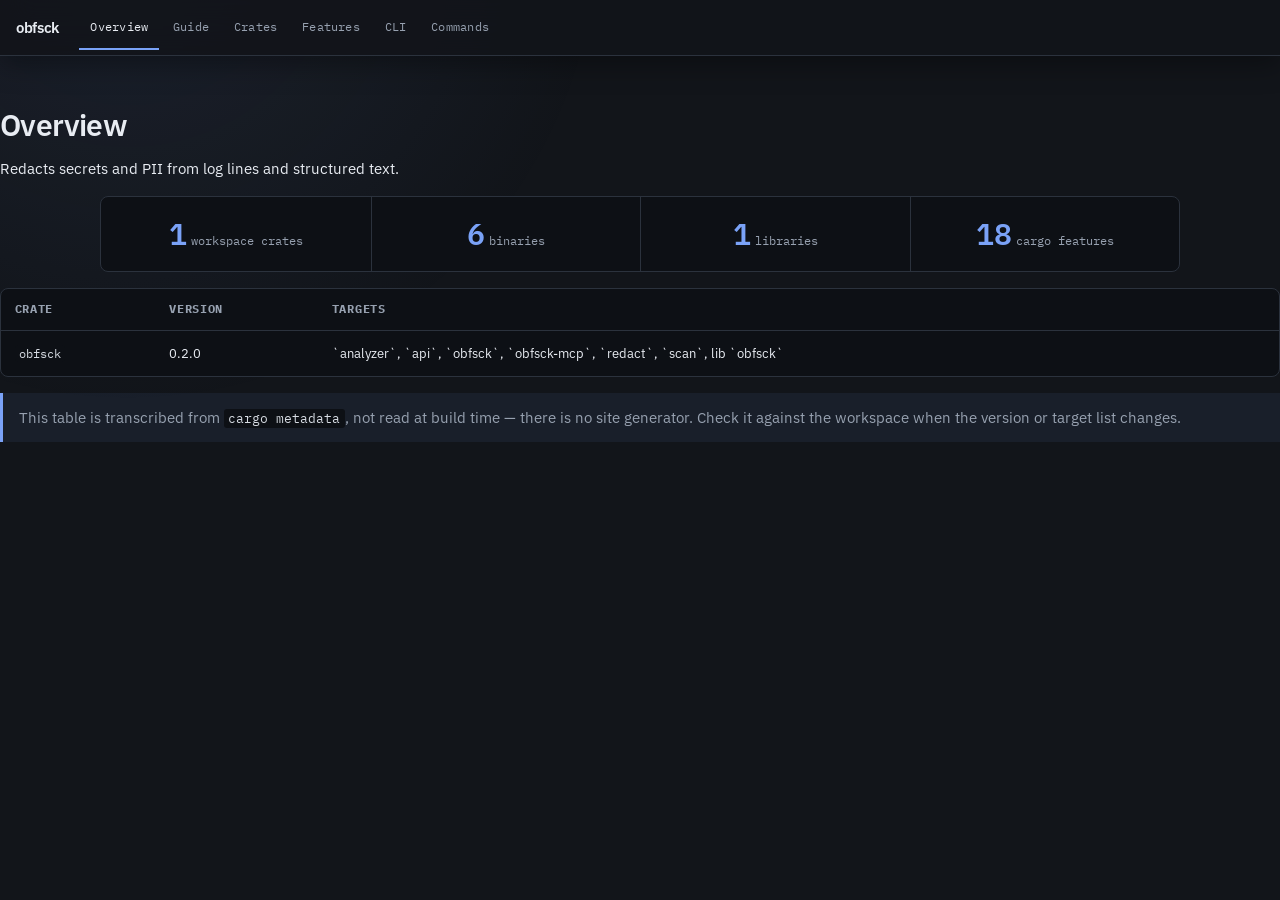
<file: site/index.html>
<!doctype html>
<html lang="en">
  <head>
    <meta charset="utf-8">
    <meta name="viewport" content="width=device-width, initial-scale=1">
    <meta name="description" content="Redacts secrets and PII from log lines and structured text.">
    <title>obfsck</title>
    <link rel="stylesheet" href="style.css">
  </head>
  <body>
    <a class="skip-link" href="#main">Skip to content</a>
    <nav class="nav" aria-label="Primary">
      <a href="index.html" class="brand">obfsck</a>
      <a href="index.html" aria-current="page">Overview</a>
      <a href="guide.html">Guide</a>
      <a href="crates.html">Crates</a>
      <a href="features.html">Features</a>
      <a href="cli.html">CLI</a>
      <a href="commands.html">Commands</a>
    </nav>

    <main id="main">
      <section id="overview" class="reveal">
        <h2>Overview</h2>
        <p>Redacts secrets and PII from log lines and structured text.</p>
        <div class="stat-strip">
          <div class="stat">
            <span class="n">1</span>
            <span class="d">workspace crates</span>
          </div>
          <div class="stat">
            <span class="n">6</span>
            <span class="d">binaries</span>
          </div>
          <div class="stat">
            <span class="n">1</span>
            <span class="d">libraries</span>
          </div>
          <div class="stat">
            <span class="n">18</span>
            <span class="d">cargo features</span>
          </div>
        </div>
        <div class="table-wrap">
          <table>
            <thead>
              <tr><th>Crate</th><th>Version</th><th>Targets</th></tr>
            </thead>
            <tbody>
              <tr>
                <td><code>obfsck</code></td>
                <td>0.2.0</td>
                <td>`analyzer`, `api`, `obfsck`, `obfsck-mcp`, `redact`, `scan`, lib `obfsck`</td>
              </tr>
            </tbody>
          </table>
        </div>
        <p class="note">
          This table is transcribed from <code>cargo metadata</code>, not read at
          build time &mdash; there is no site generator. Check it against the
          workspace when the version or target list changes.
        </p>
      </section>
    </main>
  </body>
</html>
</file>
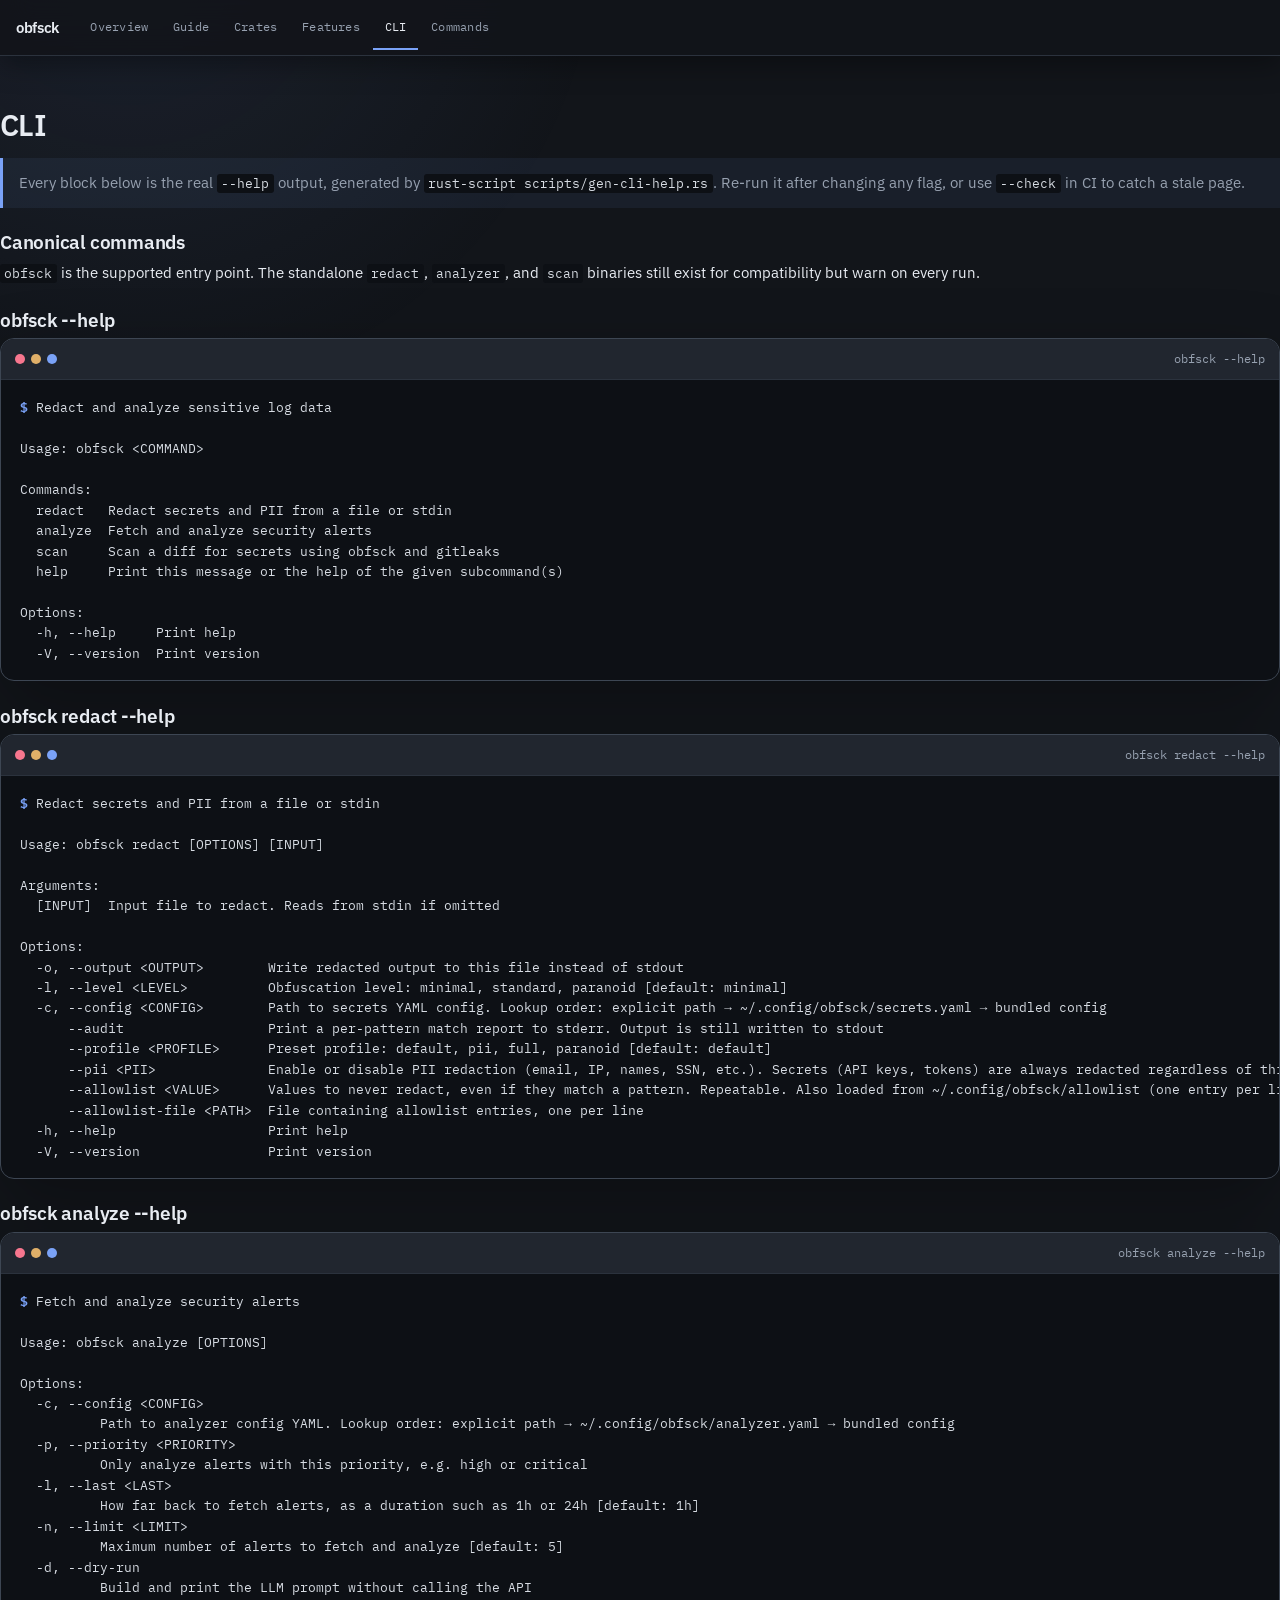
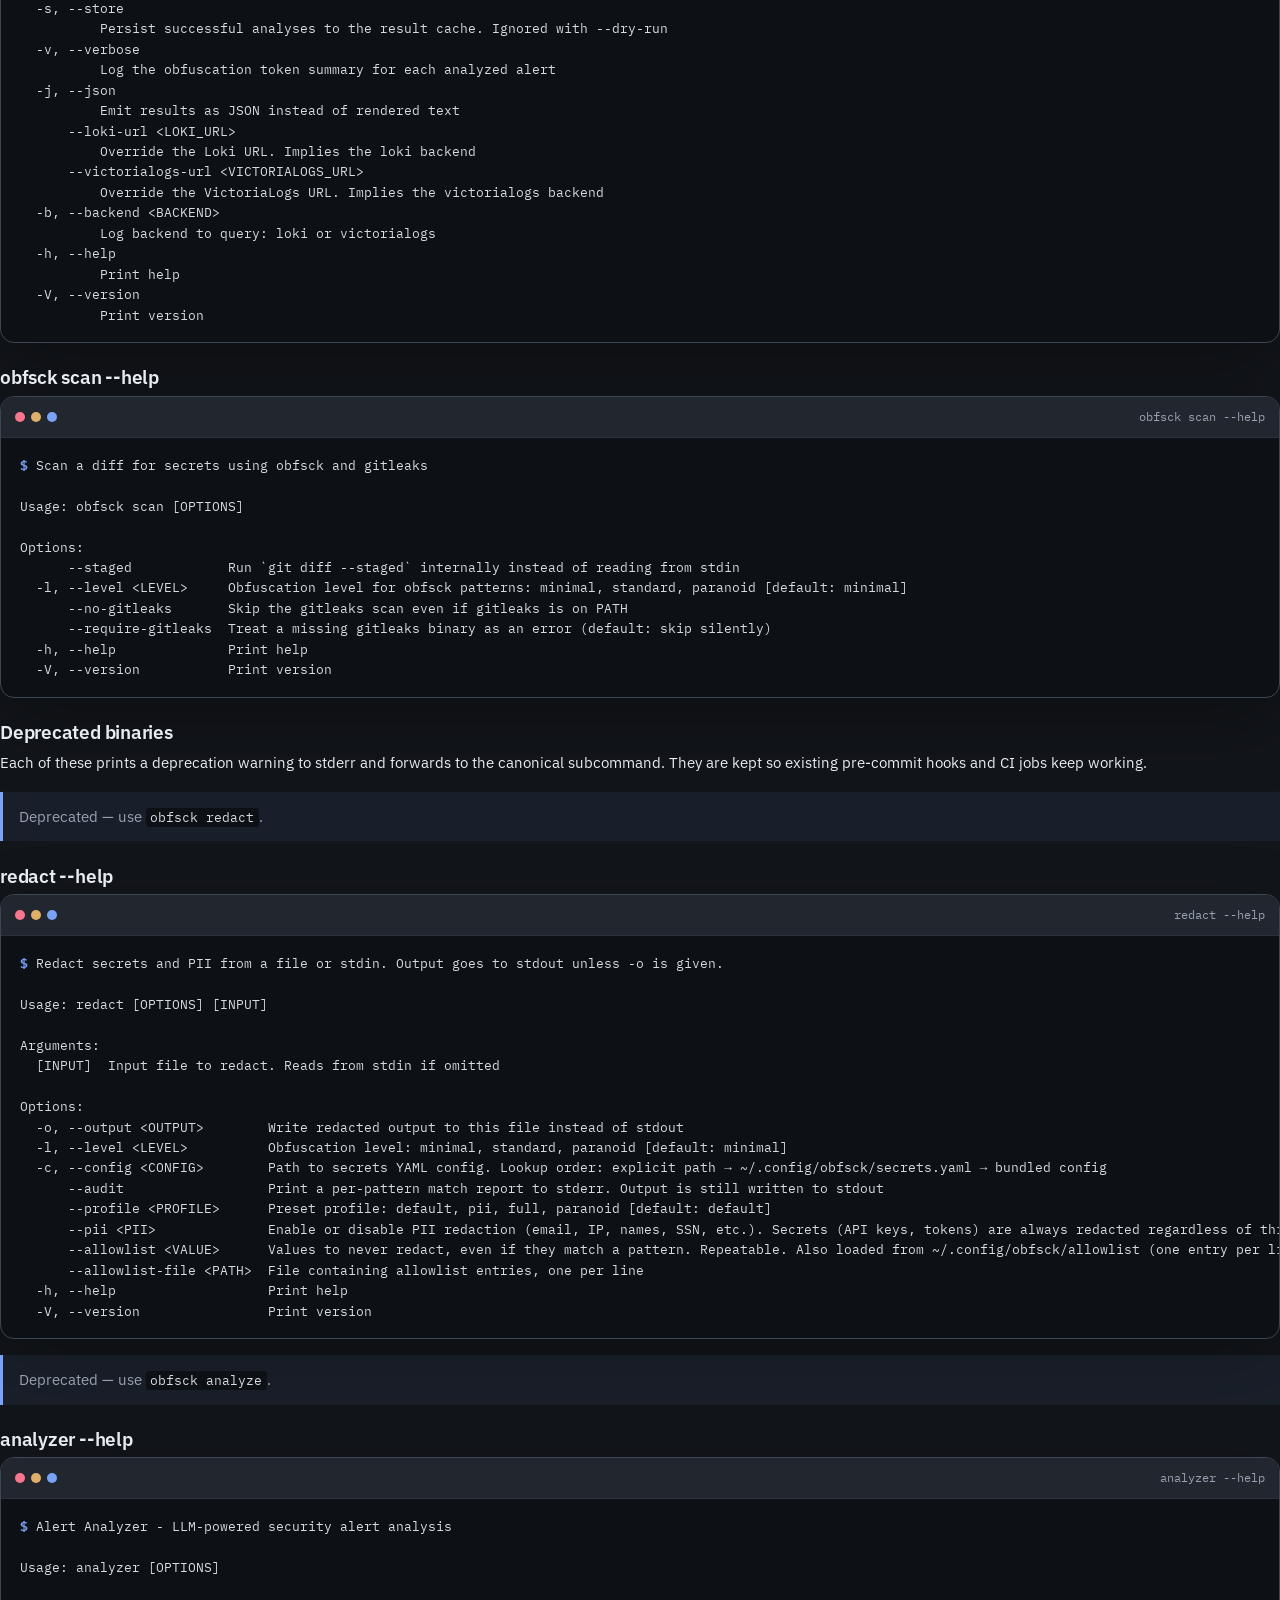
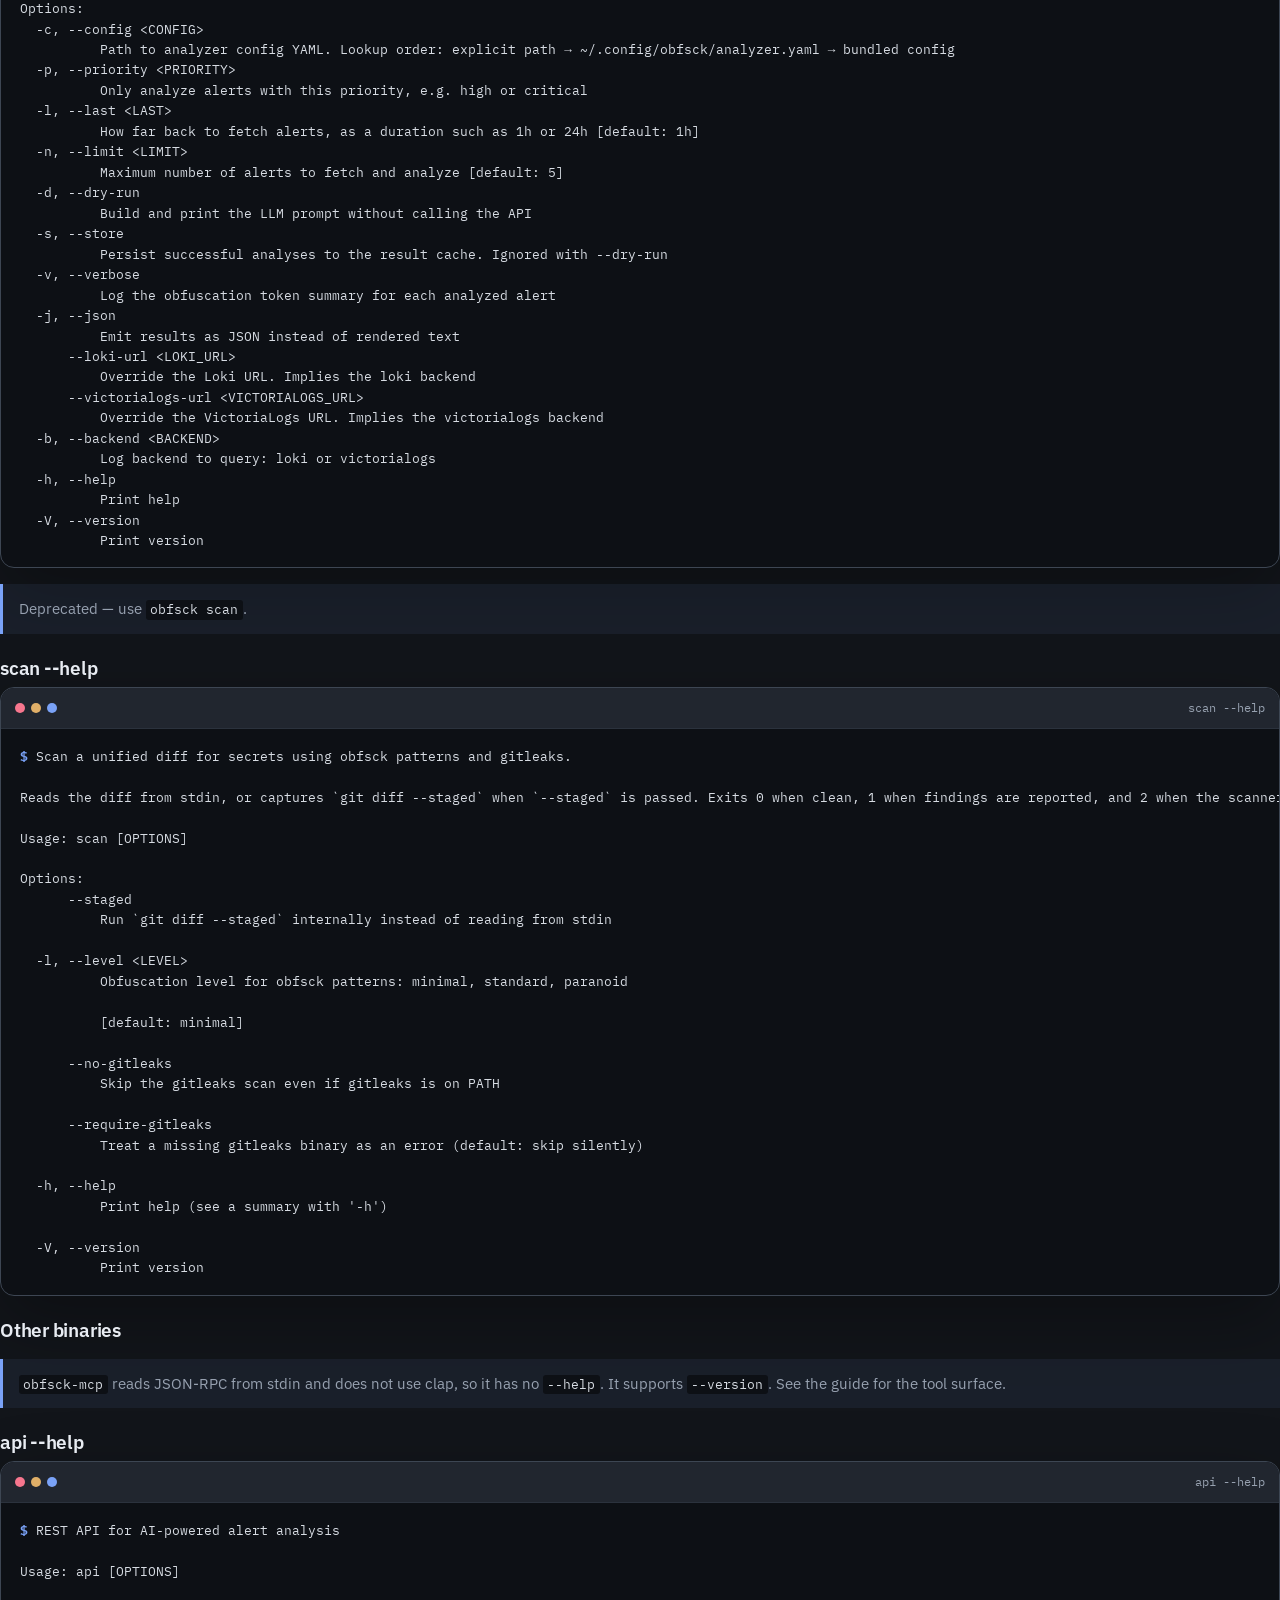
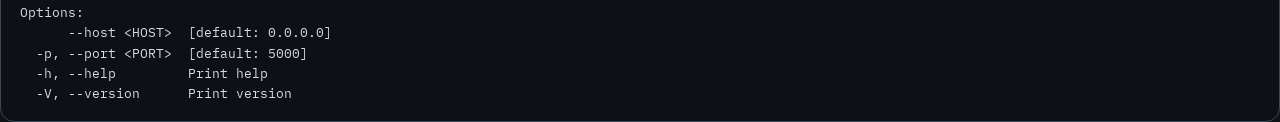
<file: site/cli.html>
<!doctype html>
<html lang="en">
  <head>
    <meta charset="utf-8">
    <meta name="viewport" content="width=device-width, initial-scale=1">
    <meta name="description" content="Redacts secrets and PII from log lines and structured text.">
    <title>obfsck CLI</title>
    <link rel="stylesheet" href="style.css">
  </head>
  <body>
    <a class="skip-link" href="#main">Skip to content</a>
    <nav class="nav" aria-label="Primary">
      <a href="index.html" class="brand">obfsck</a>
      <a href="index.html">Overview</a>
      <a href="guide.html">Guide</a>
      <a href="crates.html">Crates</a>
      <a href="features.html">Features</a>
      <a href="cli.html" aria-current="page">CLI</a>
      <a href="commands.html">Commands</a>
    </nav>

    <main id="main">
      <section id="cli" class="reveal">
        <h2>CLI</h2>
        <p class="note">
          Every block below is the real <code>--help</code> output, generated by
          <code>rust-script scripts/gen-cli-help.rs</code>. Re-run it after
          changing any flag, or use <code>--check</code> in CI to catch a
          stale page.
        </p>
        <h3 id="canonical-commands">Canonical commands</h3>
        <p>
          <code>obfsck</code> is the supported entry point. The standalone
          <code>redact</code>, <code>analyzer</code>, and <code>scan</code>
          binaries still exist for compatibility but warn on every run.
        </p>
<h3 id="obfsck---help">obfsck --help</h3>
<div class="terminal">
  <div class="terminal-bar"><span class="label">obfsck --help</span></div>
  <pre><span class="prompt">$</span> Redact and analyze sensitive log data

Usage: obfsck &lt;COMMAND&gt;

Commands:
  redact   Redact secrets and PII from a file or stdin
  analyze  Fetch and analyze security alerts
  scan     Scan a diff for secrets using obfsck and gitleaks
  help     Print this message or the help of the given subcommand(s)

Options:
  -h, --help     Print help
  -V, --version  Print version
</pre>
</div>
<h3 id="obfsck-redact---help">obfsck redact --help</h3>
<div class="terminal">
  <div class="terminal-bar"><span class="label">obfsck redact --help</span></div>
  <pre><span class="prompt">$</span> Redact secrets and PII from a file or stdin

Usage: obfsck redact [OPTIONS] [INPUT]

Arguments:
  [INPUT]  Input file to redact. Reads from stdin if omitted

Options:
  -o, --output &lt;OUTPUT&gt;        Write redacted output to this file instead of stdout
  -l, --level &lt;LEVEL&gt;          Obfuscation level: minimal, standard, paranoid [default: minimal]
  -c, --config &lt;CONFIG&gt;        Path to secrets YAML config. Lookup order: explicit path → ~/.config/obfsck/secrets.yaml → bundled config
      --audit                  Print a per-pattern match report to stderr. Output is still written to stdout
      --profile &lt;PROFILE&gt;      Preset profile: default, pii, full, paranoid [default: default]
      --pii &lt;PII&gt;              Enable or disable PII redaction (email, IP, names, SSN, etc.). Secrets (API keys, tokens) are always redacted regardless of this flag. Accepted values: on, off, true, false, yes, no, 1, 0 [default: on]
      --allowlist &lt;VALUE&gt;      Values to never redact, even if they match a pattern. Repeatable. Also loaded from ~/.config/obfsck/allowlist (one entry per line)
      --allowlist-file &lt;PATH&gt;  File containing allowlist entries, one per line
  -h, --help                   Print help
  -V, --version                Print version
</pre>
</div>
<h3 id="obfsck-analyze---help">obfsck analyze --help</h3>
<div class="terminal">
  <div class="terminal-bar"><span class="label">obfsck analyze --help</span></div>
  <pre><span class="prompt">$</span> Fetch and analyze security alerts

Usage: obfsck analyze [OPTIONS]

Options:
  -c, --config &lt;CONFIG&gt;
          Path to analyzer config YAML. Lookup order: explicit path → ~/.config/obfsck/analyzer.yaml → bundled config
  -p, --priority &lt;PRIORITY&gt;
          Only analyze alerts with this priority, e.g. high or critical
  -l, --last &lt;LAST&gt;
          How far back to fetch alerts, as a duration such as 1h or 24h [default: 1h]
  -n, --limit &lt;LIMIT&gt;
          Maximum number of alerts to fetch and analyze [default: 5]
  -d, --dry-run
          Build and print the LLM prompt without calling the API
  -s, --store
          Persist successful analyses to the result cache. Ignored with --dry-run
  -v, --verbose
          Log the obfuscation token summary for each analyzed alert
  -j, --json
          Emit results as JSON instead of rendered text
      --loki-url &lt;LOKI_URL&gt;
          Override the Loki URL. Implies the loki backend
      --victorialogs-url &lt;VICTORIALOGS_URL&gt;
          Override the VictoriaLogs URL. Implies the victorialogs backend
  -b, --backend &lt;BACKEND&gt;
          Log backend to query: loki or victorialogs
  -h, --help
          Print help
  -V, --version
          Print version
</pre>
</div>
<h3 id="obfsck-scan---help">obfsck scan --help</h3>
<div class="terminal">
  <div class="terminal-bar"><span class="label">obfsck scan --help</span></div>
  <pre><span class="prompt">$</span> Scan a diff for secrets using obfsck and gitleaks

Usage: obfsck scan [OPTIONS]

Options:
      --staged            Run `git diff --staged` internally instead of reading from stdin
  -l, --level &lt;LEVEL&gt;     Obfuscation level for obfsck patterns: minimal, standard, paranoid [default: minimal]
      --no-gitleaks       Skip the gitleaks scan even if gitleaks is on PATH
      --require-gitleaks  Treat a missing gitleaks binary as an error (default: skip silently)
  -h, --help              Print help
  -V, --version           Print version
</pre>
</div>
        <h3 id="deprecated-binaries">Deprecated binaries</h3>
        <p>
          Each of these prints a deprecation warning to stderr and forwards to
          the canonical subcommand. They are kept so existing pre-commit hooks
          and CI jobs keep working.
        </p>
        <p class="note">Deprecated &mdash; use <code>obfsck redact</code>.</p>
<h3 id="redact---help">redact --help</h3>
<div class="terminal">
  <div class="terminal-bar"><span class="label">redact --help</span></div>
  <pre><span class="prompt">$</span> Redact secrets and PII from a file or stdin. Output goes to stdout unless -o is given.

Usage: redact [OPTIONS] [INPUT]

Arguments:
  [INPUT]  Input file to redact. Reads from stdin if omitted

Options:
  -o, --output &lt;OUTPUT&gt;        Write redacted output to this file instead of stdout
  -l, --level &lt;LEVEL&gt;          Obfuscation level: minimal, standard, paranoid [default: minimal]
  -c, --config &lt;CONFIG&gt;        Path to secrets YAML config. Lookup order: explicit path → ~/.config/obfsck/secrets.yaml → bundled config
      --audit                  Print a per-pattern match report to stderr. Output is still written to stdout
      --profile &lt;PROFILE&gt;      Preset profile: default, pii, full, paranoid [default: default]
      --pii &lt;PII&gt;              Enable or disable PII redaction (email, IP, names, SSN, etc.). Secrets (API keys, tokens) are always redacted regardless of this flag. Accepted values: on, off, true, false, yes, no, 1, 0 [default: on]
      --allowlist &lt;VALUE&gt;      Values to never redact, even if they match a pattern. Repeatable. Also loaded from ~/.config/obfsck/allowlist (one entry per line)
      --allowlist-file &lt;PATH&gt;  File containing allowlist entries, one per line
  -h, --help                   Print help
  -V, --version                Print version
</pre>
</div>
        <p class="note">Deprecated &mdash; use <code>obfsck analyze</code>.</p>
<h3 id="analyzer---help">analyzer --help</h3>
<div class="terminal">
  <div class="terminal-bar"><span class="label">analyzer --help</span></div>
  <pre><span class="prompt">$</span> Alert Analyzer - LLM-powered security alert analysis

Usage: analyzer [OPTIONS]

Options:
  -c, --config &lt;CONFIG&gt;
          Path to analyzer config YAML. Lookup order: explicit path → ~/.config/obfsck/analyzer.yaml → bundled config
  -p, --priority &lt;PRIORITY&gt;
          Only analyze alerts with this priority, e.g. high or critical
  -l, --last &lt;LAST&gt;
          How far back to fetch alerts, as a duration such as 1h or 24h [default: 1h]
  -n, --limit &lt;LIMIT&gt;
          Maximum number of alerts to fetch and analyze [default: 5]
  -d, --dry-run
          Build and print the LLM prompt without calling the API
  -s, --store
          Persist successful analyses to the result cache. Ignored with --dry-run
  -v, --verbose
          Log the obfuscation token summary for each analyzed alert
  -j, --json
          Emit results as JSON instead of rendered text
      --loki-url &lt;LOKI_URL&gt;
          Override the Loki URL. Implies the loki backend
      --victorialogs-url &lt;VICTORIALOGS_URL&gt;
          Override the VictoriaLogs URL. Implies the victorialogs backend
  -b, --backend &lt;BACKEND&gt;
          Log backend to query: loki or victorialogs
  -h, --help
          Print help
  -V, --version
          Print version
</pre>
</div>
        <p class="note">Deprecated &mdash; use <code>obfsck scan</code>.</p>
<h3 id="scan---help">scan --help</h3>
<div class="terminal">
  <div class="terminal-bar"><span class="label">scan --help</span></div>
  <pre><span class="prompt">$</span> Scan a unified diff for secrets using obfsck patterns and gitleaks.

Reads the diff from stdin, or captures `git diff --staged` when `--staged` is passed. Exits 0 when clean, 1 when findings are reported, and 2 when the scanner itself cannot run.

Usage: scan [OPTIONS]

Options:
      --staged
          Run `git diff --staged` internally instead of reading from stdin

  -l, --level &lt;LEVEL&gt;
          Obfuscation level for obfsck patterns: minimal, standard, paranoid
          
          [default: minimal]

      --no-gitleaks
          Skip the gitleaks scan even if gitleaks is on PATH

      --require-gitleaks
          Treat a missing gitleaks binary as an error (default: skip silently)

  -h, --help
          Print help (see a summary with &#x27;-h&#x27;)

  -V, --version
          Print version
</pre>
</div>
        <h3 id="other-binaries">Other binaries</h3>
        <p class="note">
          <code>obfsck-mcp</code> reads JSON-RPC from stdin and does not use
          clap, so it has no <code>--help</code>. It supports
          <code>--version</code>. See the guide for the tool surface.
        </p>
<h3 id="api---help">api --help</h3>
<div class="terminal">
  <div class="terminal-bar"><span class="label">api --help</span></div>
  <pre><span class="prompt">$</span> REST API for AI-powered alert analysis

Usage: api [OPTIONS]

Options:
      --host &lt;HOST&gt;  [default: 0.0.0.0]
  -p, --port &lt;PORT&gt;  [default: 5000]
  -h, --help         Print help
  -V, --version      Print version
</pre>
</div>
      </section>
    </main>
  </body>
</html>
</file>
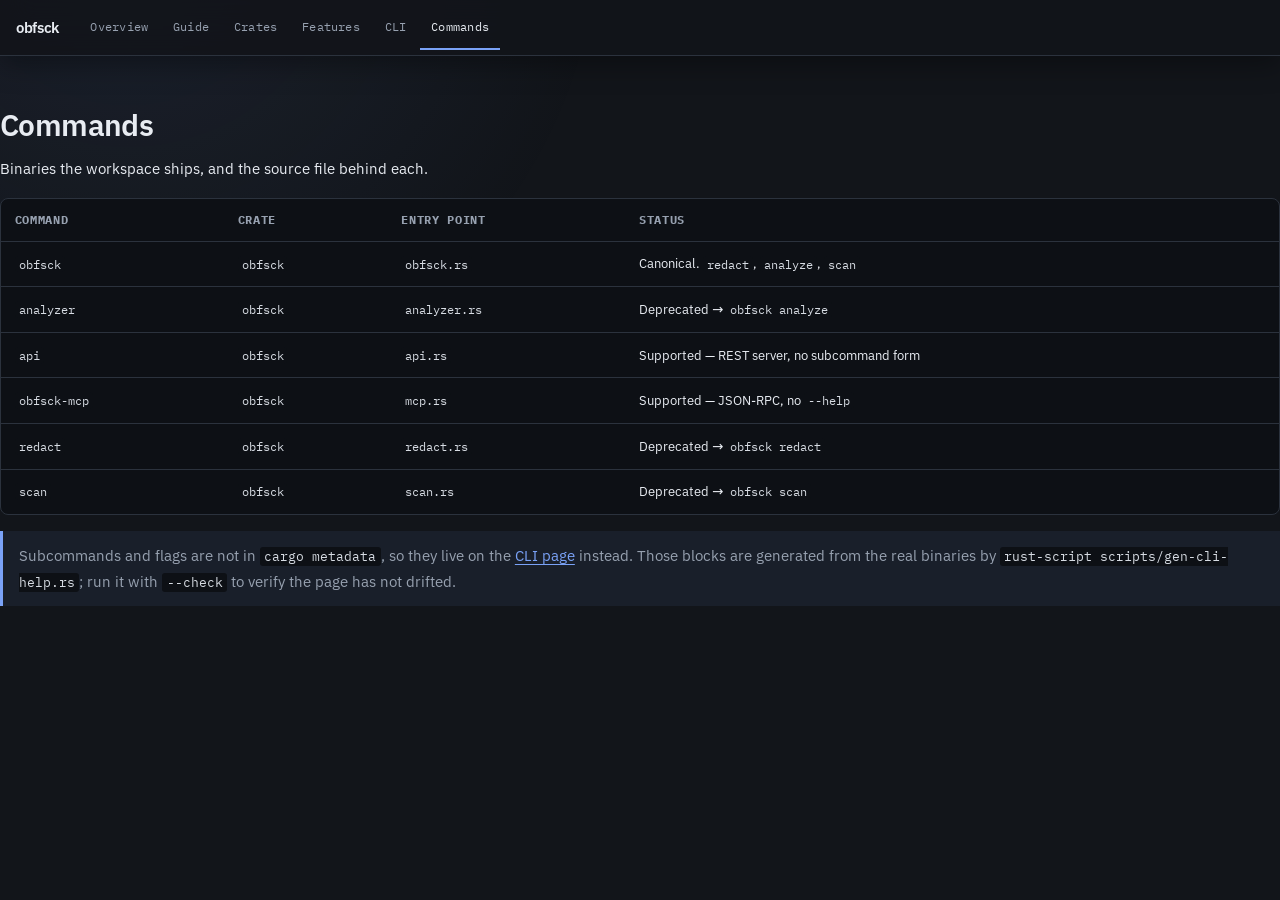
<file: site/commands.html>
<!doctype html>
<html lang="en">
  <head>
    <meta charset="utf-8">
    <meta name="viewport" content="width=device-width, initial-scale=1">
    <meta name="description" content="Redacts secrets and PII from log lines and structured text.">
    <title>obfsck commands</title>
    <link rel="stylesheet" href="style.css">
  </head>
  <body>
    <a class="skip-link" href="#main">Skip to content</a>
    <nav class="nav" aria-label="Primary">
      <a href="index.html" class="brand">obfsck</a>
      <a href="index.html">Overview</a>
      <a href="guide.html">Guide</a>
      <a href="crates.html">Crates</a>
      <a href="features.html">Features</a>
      <a href="cli.html">CLI</a>
      <a href="commands.html" aria-current="page">Commands</a>
    </nav>

    <main id="main">
      <section id="commands" class="reveal">
        <h2>Commands</h2>
        <p>Binaries the workspace ships, and the source file behind each.</p>
        <div class="table-wrap">
          <table>
            <thead>
              <tr><th>Command</th><th>Crate</th><th>Entry point</th><th>Status</th></tr>
            </thead>
            <tbody>
              <tr>
                <td><code>obfsck</code></td>
                <td><code>obfsck</code></td>
                <td><code>obfsck.rs</code></td>
                <td>Canonical. <code>redact</code>, <code>analyze</code>, <code>scan</code></td>
              </tr>
              <tr>
                <td><code>analyzer</code></td>
                <td><code>obfsck</code></td>
                <td><code>analyzer.rs</code></td>
                <td>Deprecated &rarr; <code>obfsck analyze</code></td>
              </tr>
              <tr>
                <td><code>api</code></td>
                <td><code>obfsck</code></td>
                <td><code>api.rs</code></td>
                <td>Supported &mdash; REST server, no subcommand form</td>
              </tr>
              <tr>
                <td><code>obfsck-mcp</code></td>
                <td><code>obfsck</code></td>
                <td><code>mcp.rs</code></td>
                <td>Supported &mdash; JSON-RPC, no <code>--help</code></td>
              </tr>
              <tr>
                <td><code>redact</code></td>
                <td><code>obfsck</code></td>
                <td><code>redact.rs</code></td>
                <td>Deprecated &rarr; <code>obfsck redact</code></td>
              </tr>
              <tr>
                <td><code>scan</code></td>
                <td><code>obfsck</code></td>
                <td><code>scan.rs</code></td>
                <td>Deprecated &rarr; <code>obfsck scan</code></td>
              </tr>
            </tbody>
          </table>
        </div>
        <p class="note">
          Subcommands and flags are not in <code>cargo metadata</code>, so they
          live on the <a href="cli.html">CLI page</a> instead. Those blocks are
          generated from the real binaries by
          <code>rust-script scripts/gen-cli-help.rs</code>; run it with
          <code>--check</code> to verify the page has not drifted.
        </p>
      </section>
    </main>
  </body>
</html>
</file>
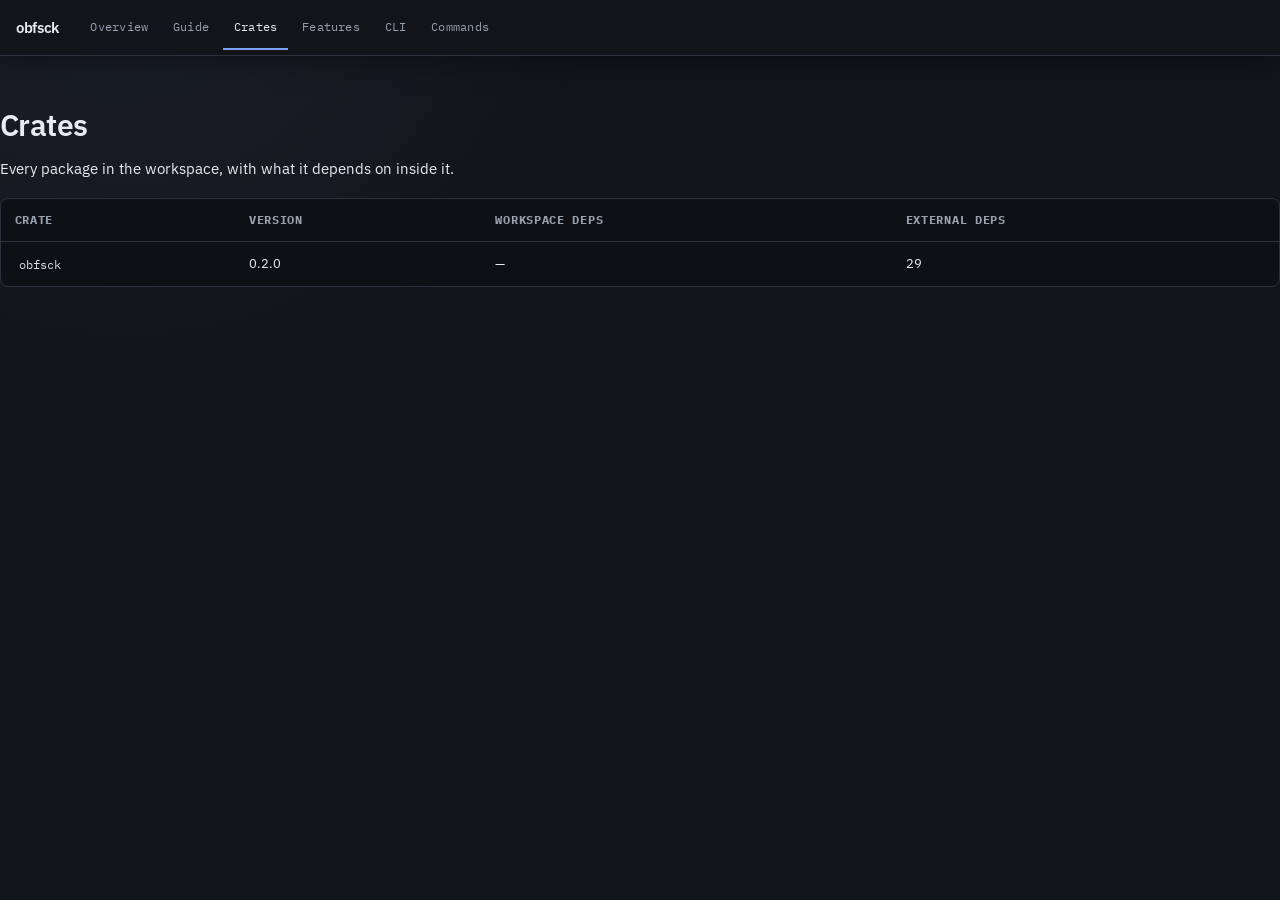
<file: site/crates.html>
<!doctype html>
<html lang="en">
  <head>
    <meta charset="utf-8">
    <meta name="viewport" content="width=device-width, initial-scale=1">
    <meta name="description" content="Redacts secrets and PII from log lines and structured text.">
    <title>obfsck crates</title>
    <link rel="stylesheet" href="style.css">
  </head>
  <body>
    <a class="skip-link" href="#main">Skip to content</a>
    <nav class="nav" aria-label="Primary">
      <a href="index.html" class="brand">obfsck</a>
      <a href="index.html">Overview</a>
      <a href="guide.html">Guide</a>
      <a href="crates.html" aria-current="page">Crates</a>
      <a href="features.html">Features</a>
      <a href="cli.html">CLI</a>
      <a href="commands.html">Commands</a>
    </nav>

    <main id="main">
      <section id="crates" class="reveal">
        <h2>Crates</h2>
        <p>Every package in the workspace, with what it depends on inside it.</p>
        <div class="table-wrap">
          <table>
            <thead>
              <tr><th>Crate</th><th>Version</th><th>Workspace deps</th><th>External deps</th></tr>
            </thead>
            <tbody>
              <tr>
                <td><code>obfsck</code></td>
                <td>0.2.0</td>
                <td>&mdash;</td>
                <td>29</td>
              </tr>
            </tbody>
          </table>
        </div>
      </section>
    </main>
  </body>
</html>
</file>
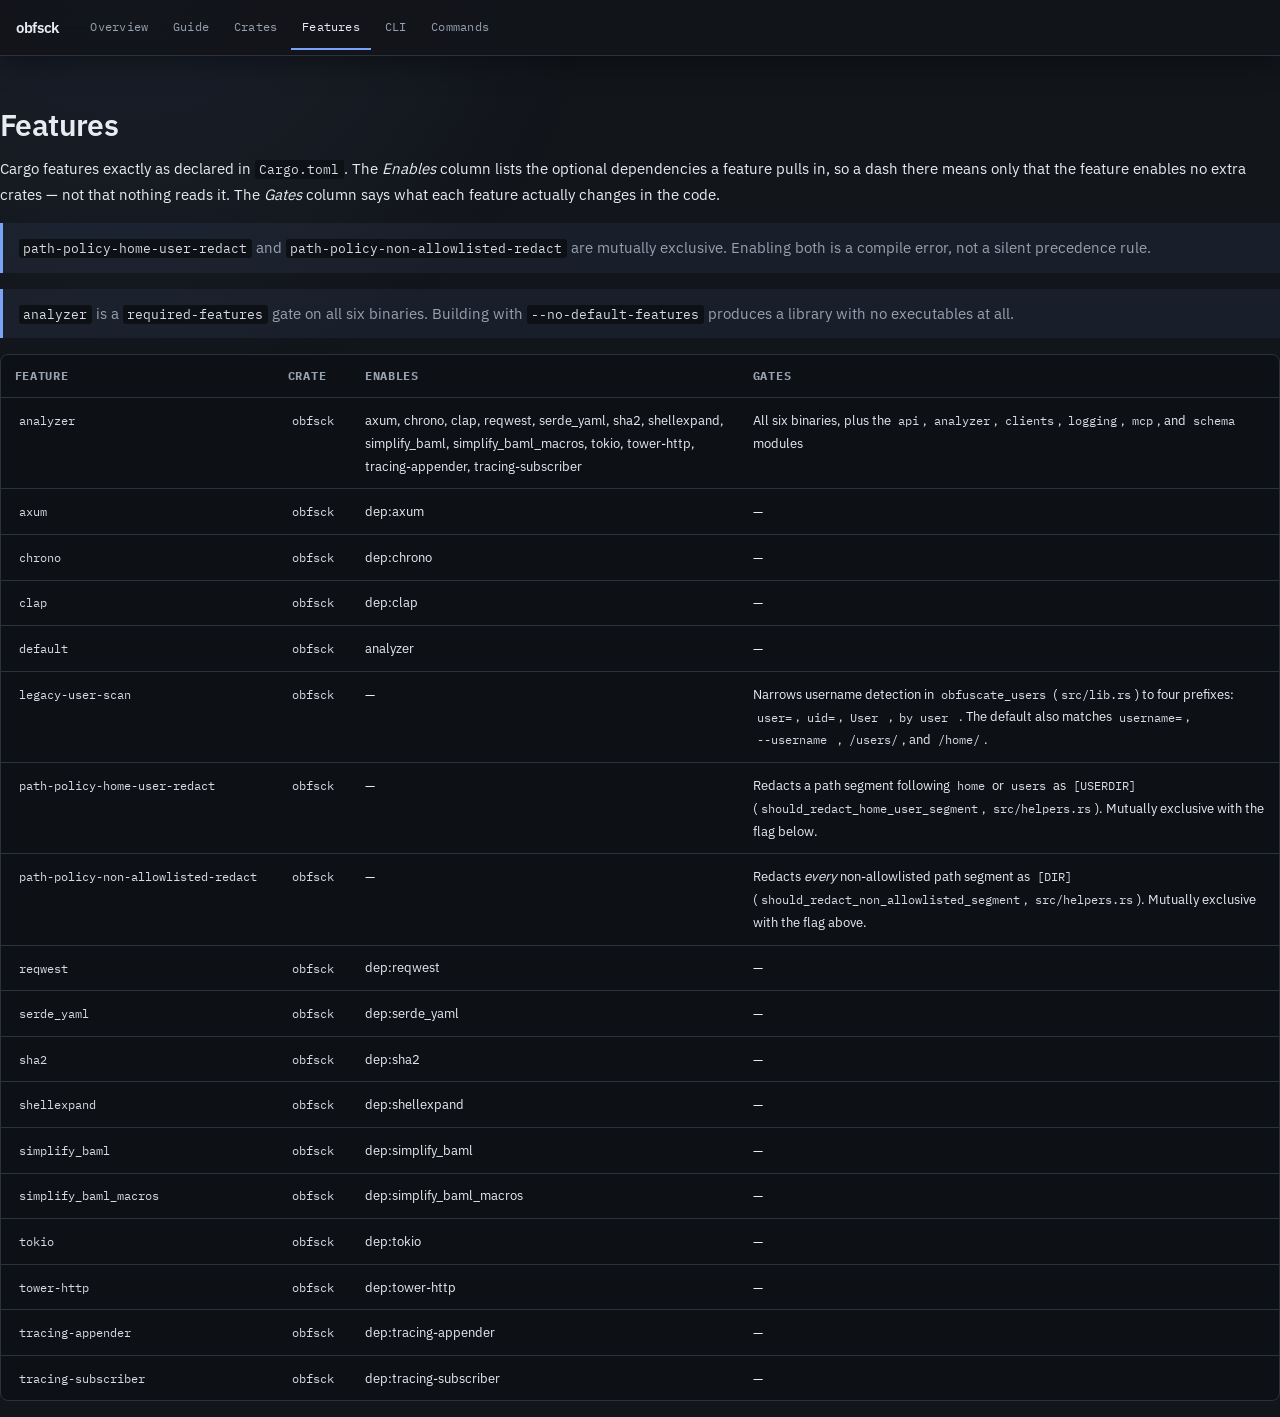
<file: site/features.html>
<!doctype html>
<html lang="en">
  <head>
    <meta charset="utf-8">
    <meta name="viewport" content="width=device-width, initial-scale=1">
    <meta name="description" content="Redacts secrets and PII from log lines and structured text.">
    <title>obfsck features</title>
    <link rel="stylesheet" href="style.css">
  </head>
  <body>
    <a class="skip-link" href="#main">Skip to content</a>
    <nav class="nav" aria-label="Primary">
      <a href="index.html" class="brand">obfsck</a>
      <a href="index.html">Overview</a>
      <a href="guide.html">Guide</a>
      <a href="crates.html">Crates</a>
      <a href="features.html" aria-current="page">Features</a>
      <a href="cli.html">CLI</a>
      <a href="commands.html">Commands</a>
    </nav>

    <main id="main">
      <section id="features" class="reveal">
        <h2>Features</h2>
        <p>
          Cargo features exactly as declared in <code>Cargo.toml</code>. The
          <em>Enables</em> column lists the optional dependencies a feature pulls
          in, so a dash there means only that the feature enables no extra crates
          &mdash; not that nothing reads it. The <em>Gates</em> column says what
          each feature actually changes in the code.
        </p>
        <p class="note">
          <code>path-policy-home-user-redact</code> and
          <code>path-policy-non-allowlisted-redact</code> are mutually exclusive.
          Enabling both is a compile error, not a silent precedence rule.
        </p>
        <p class="note">
          <code>analyzer</code> is a <code>required-features</code> gate on all six
          binaries. Building with <code>--no-default-features</code> produces a
          library with no executables at all.
        </p>
        <div class="table-wrap">
          <table>
            <thead>
              <tr><th>Feature</th><th>Crate</th><th>Enables</th><th>Gates</th></tr>
            </thead>
            <tbody>
              <tr>
                <td><code>analyzer</code></td>
                <td><code>obfsck</code></td>
                <td>axum, chrono, clap, reqwest, serde_yaml, sha2, shellexpand, simplify_baml, simplify_baml_macros, tokio, tower-http, tracing-appender, tracing-subscriber</td>
                <td>All six binaries, plus the <code>api</code>, <code>analyzer</code>, <code>clients</code>, <code>logging</code>, <code>mcp</code>, and <code>schema</code> modules</td>
              </tr>
              <tr>
                <td><code>axum</code></td>
                <td><code>obfsck</code></td>
                <td>dep:axum</td>
                <td>&mdash;</td>
              </tr>
              <tr>
                <td><code>chrono</code></td>
                <td><code>obfsck</code></td>
                <td>dep:chrono</td>
                <td>&mdash;</td>
              </tr>
              <tr>
                <td><code>clap</code></td>
                <td><code>obfsck</code></td>
                <td>dep:clap</td>
                <td>&mdash;</td>
              </tr>
              <tr>
                <td><code>default</code></td>
                <td><code>obfsck</code></td>
                <td>analyzer</td>
                <td>&mdash;</td>
              </tr>
              <tr>
                <td><code>legacy-user-scan</code></td>
                <td><code>obfsck</code></td>
                <td>&mdash;</td>
                <td>Narrows username detection in <code>obfuscate_users</code> (<code>src/lib.rs</code>) to four prefixes: <code>user=</code>, <code>uid=</code>, <code>User&#32;</code>, <code>by user&#32;</code>. The default also matches <code>username=</code>, <code>--username&#32;</code>, <code>/users/</code>, and <code>/home/</code>.</td>
              </tr>
              <tr>
                <td><code>path-policy-home-user-redact</code></td>
                <td><code>obfsck</code></td>
                <td>&mdash;</td>
                <td>Redacts a path segment following <code>home</code> or <code>users</code> as <code>[USERDIR]</code> (<code>should_redact_home_user_segment</code>, <code>src/helpers.rs</code>). Mutually exclusive with the flag below.</td>
              </tr>
              <tr>
                <td><code>path-policy-non-allowlisted-redact</code></td>
                <td><code>obfsck</code></td>
                <td>&mdash;</td>
                <td>Redacts <em>every</em> non-allowlisted path segment as <code>[DIR]</code> (<code>should_redact_non_allowlisted_segment</code>, <code>src/helpers.rs</code>). Mutually exclusive with the flag above.</td>
              </tr>
              <tr>
                <td><code>reqwest</code></td>
                <td><code>obfsck</code></td>
                <td>dep:reqwest</td>
                <td>&mdash;</td>
              </tr>
              <tr>
                <td><code>serde_yaml</code></td>
                <td><code>obfsck</code></td>
                <td>dep:serde_yaml</td>
                <td>&mdash;</td>
              </tr>
              <tr>
                <td><code>sha2</code></td>
                <td><code>obfsck</code></td>
                <td>dep:sha2</td>
                <td>&mdash;</td>
              </tr>
              <tr>
                <td><code>shellexpand</code></td>
                <td><code>obfsck</code></td>
                <td>dep:shellexpand</td>
                <td>&mdash;</td>
              </tr>
              <tr>
                <td><code>simplify_baml</code></td>
                <td><code>obfsck</code></td>
                <td>dep:simplify_baml</td>
                <td>&mdash;</td>
              </tr>
              <tr>
                <td><code>simplify_baml_macros</code></td>
                <td><code>obfsck</code></td>
                <td>dep:simplify_baml_macros</td>
                <td>&mdash;</td>
              </tr>
              <tr>
                <td><code>tokio</code></td>
                <td><code>obfsck</code></td>
                <td>dep:tokio</td>
                <td>&mdash;</td>
              </tr>
              <tr>
                <td><code>tower-http</code></td>
                <td><code>obfsck</code></td>
                <td>dep:tower-http</td>
                <td>&mdash;</td>
              </tr>
              <tr>
                <td><code>tracing-appender</code></td>
                <td><code>obfsck</code></td>
                <td>dep:tracing-appender</td>
                <td>&mdash;</td>
              </tr>
              <tr>
                <td><code>tracing-subscriber</code></td>
                <td><code>obfsck</code></td>
                <td>dep:tracing-subscriber</td>
                <td>&mdash;</td>
              </tr>
            </tbody>
          </table>
        </div>
      </section>
    </main>
  </body>
</html>
</file>
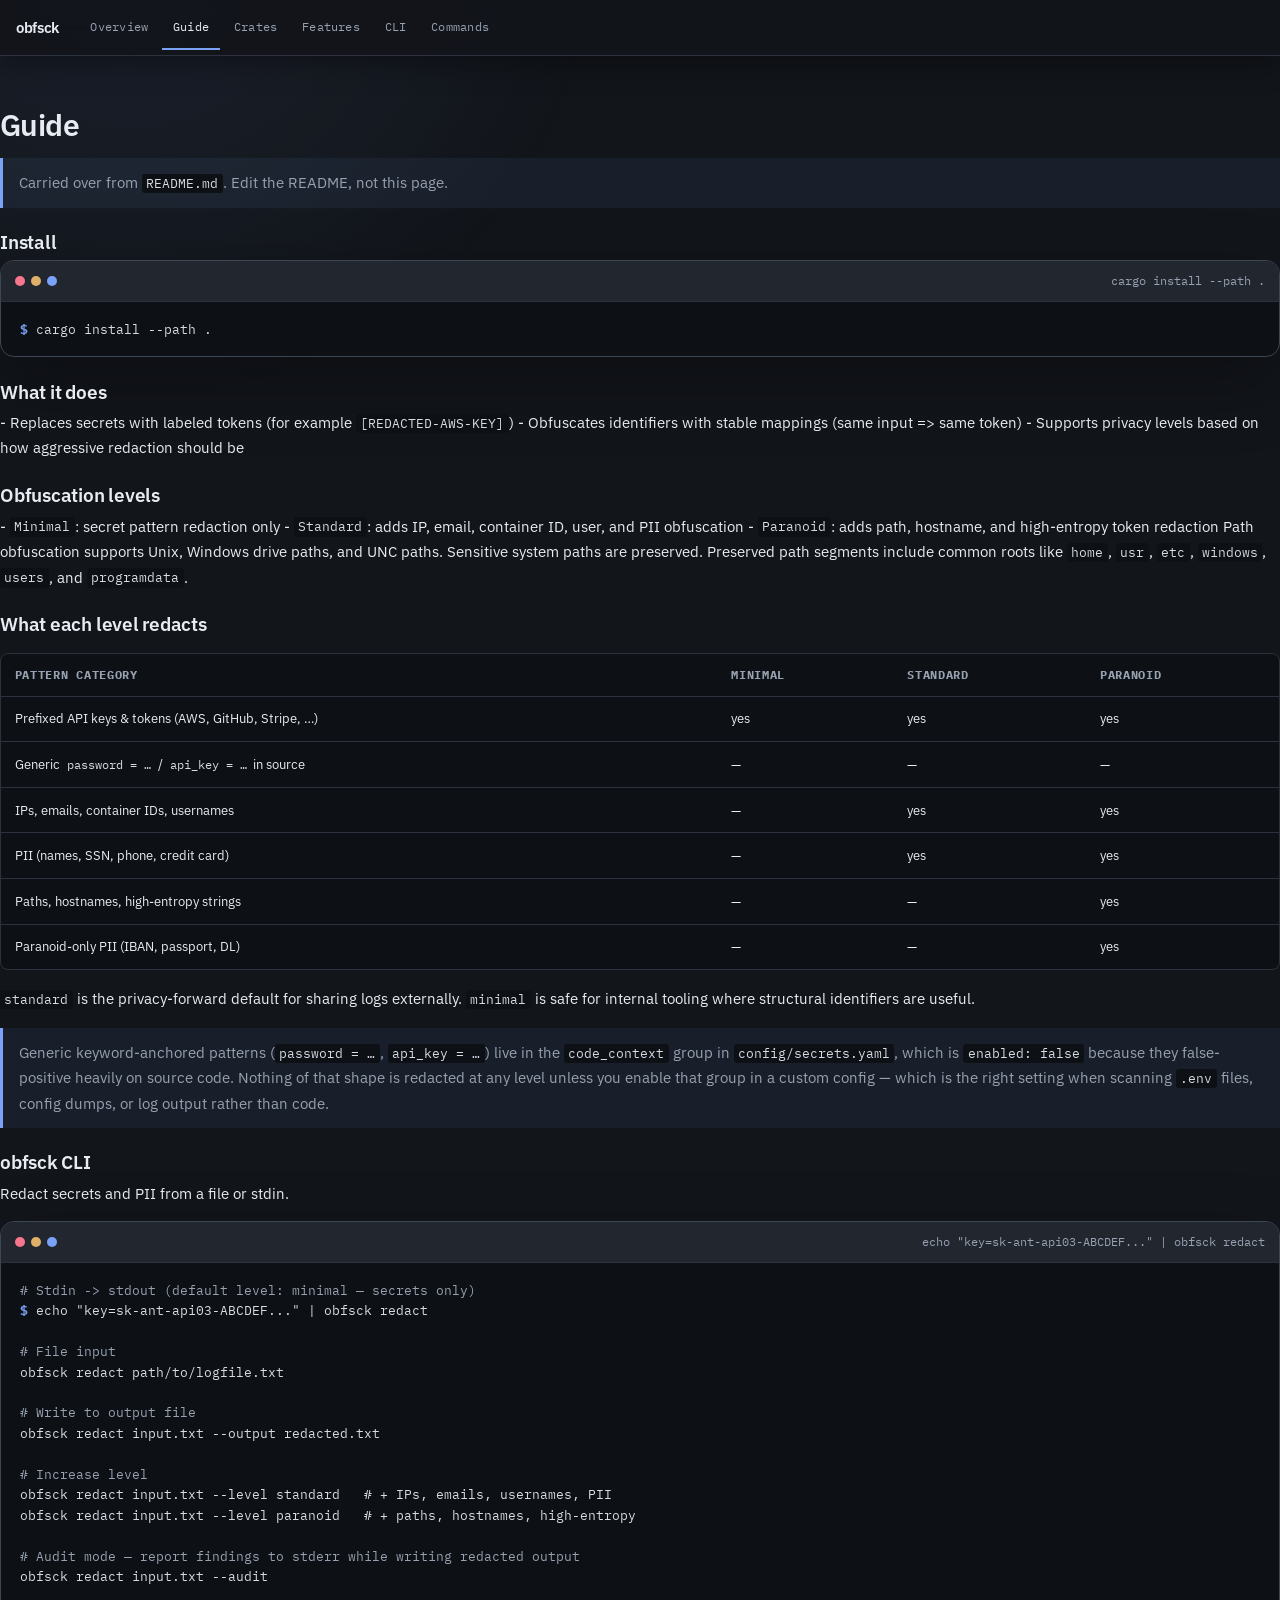
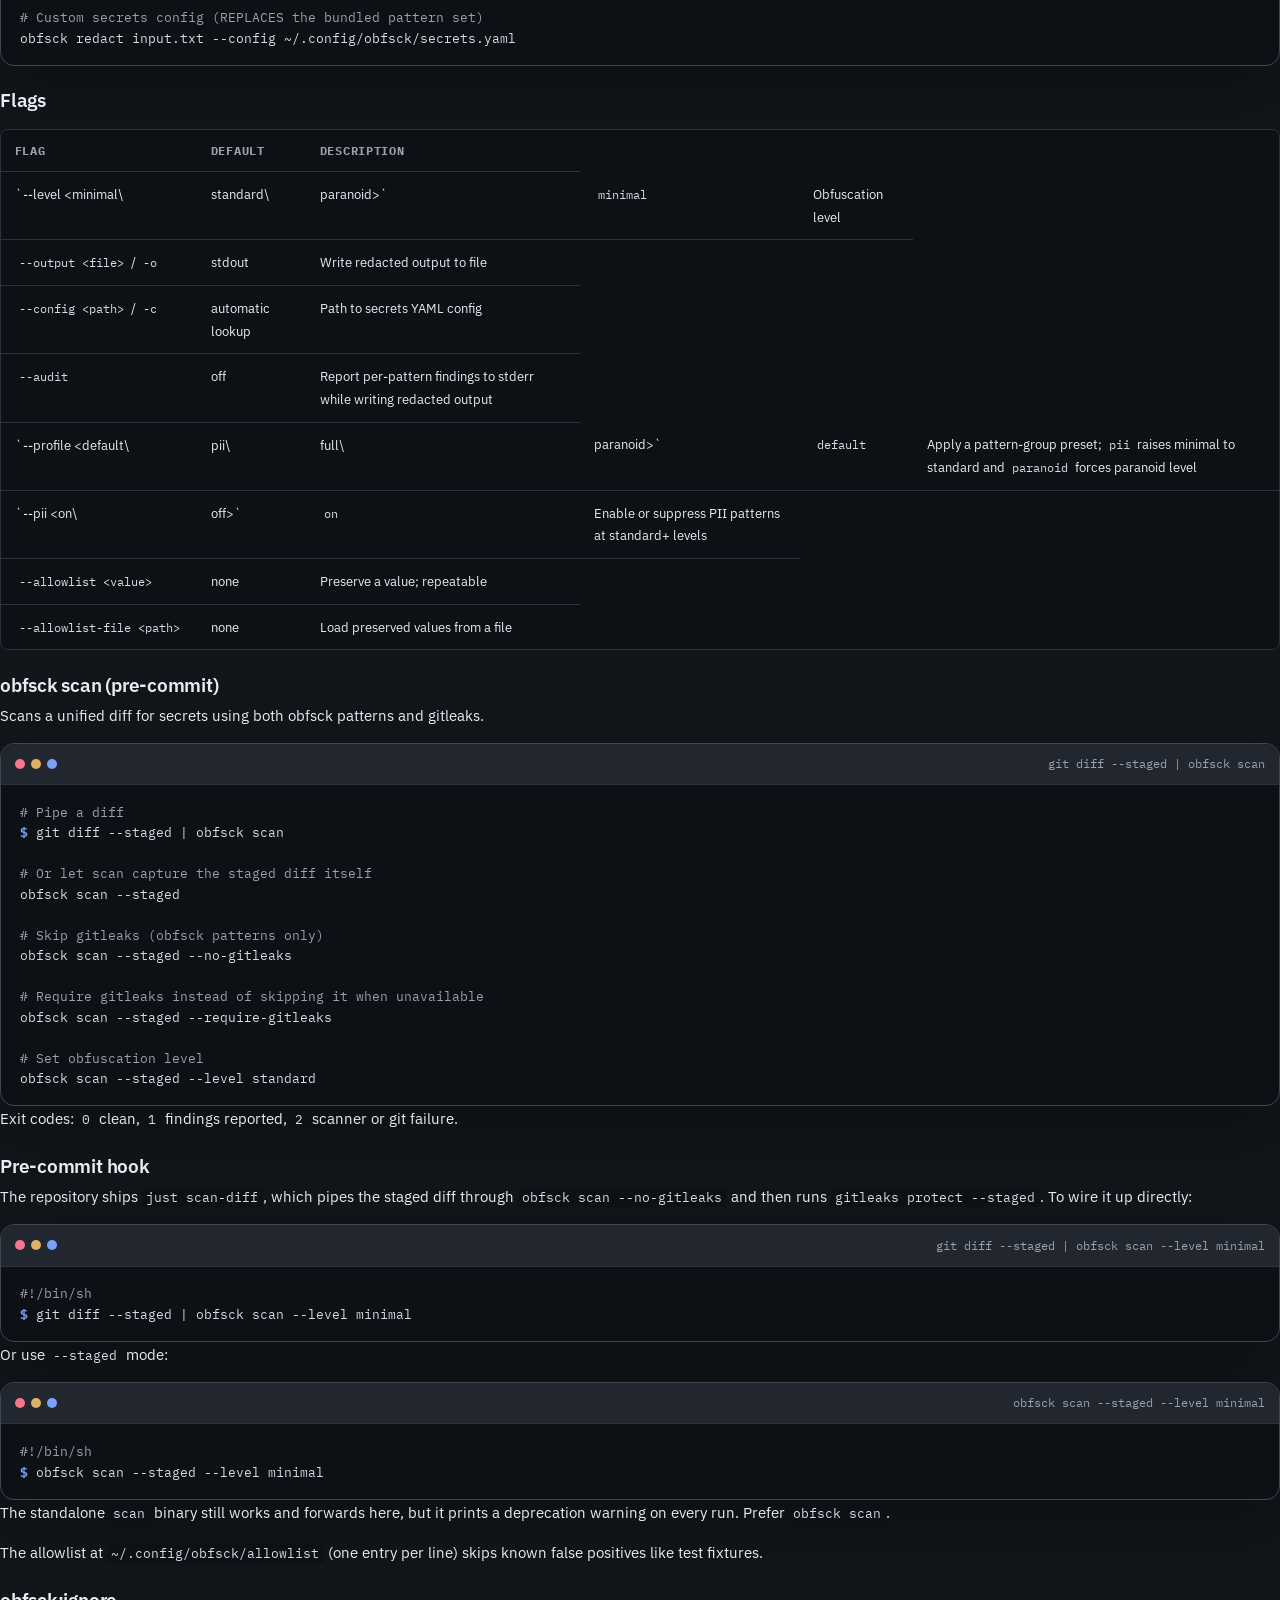
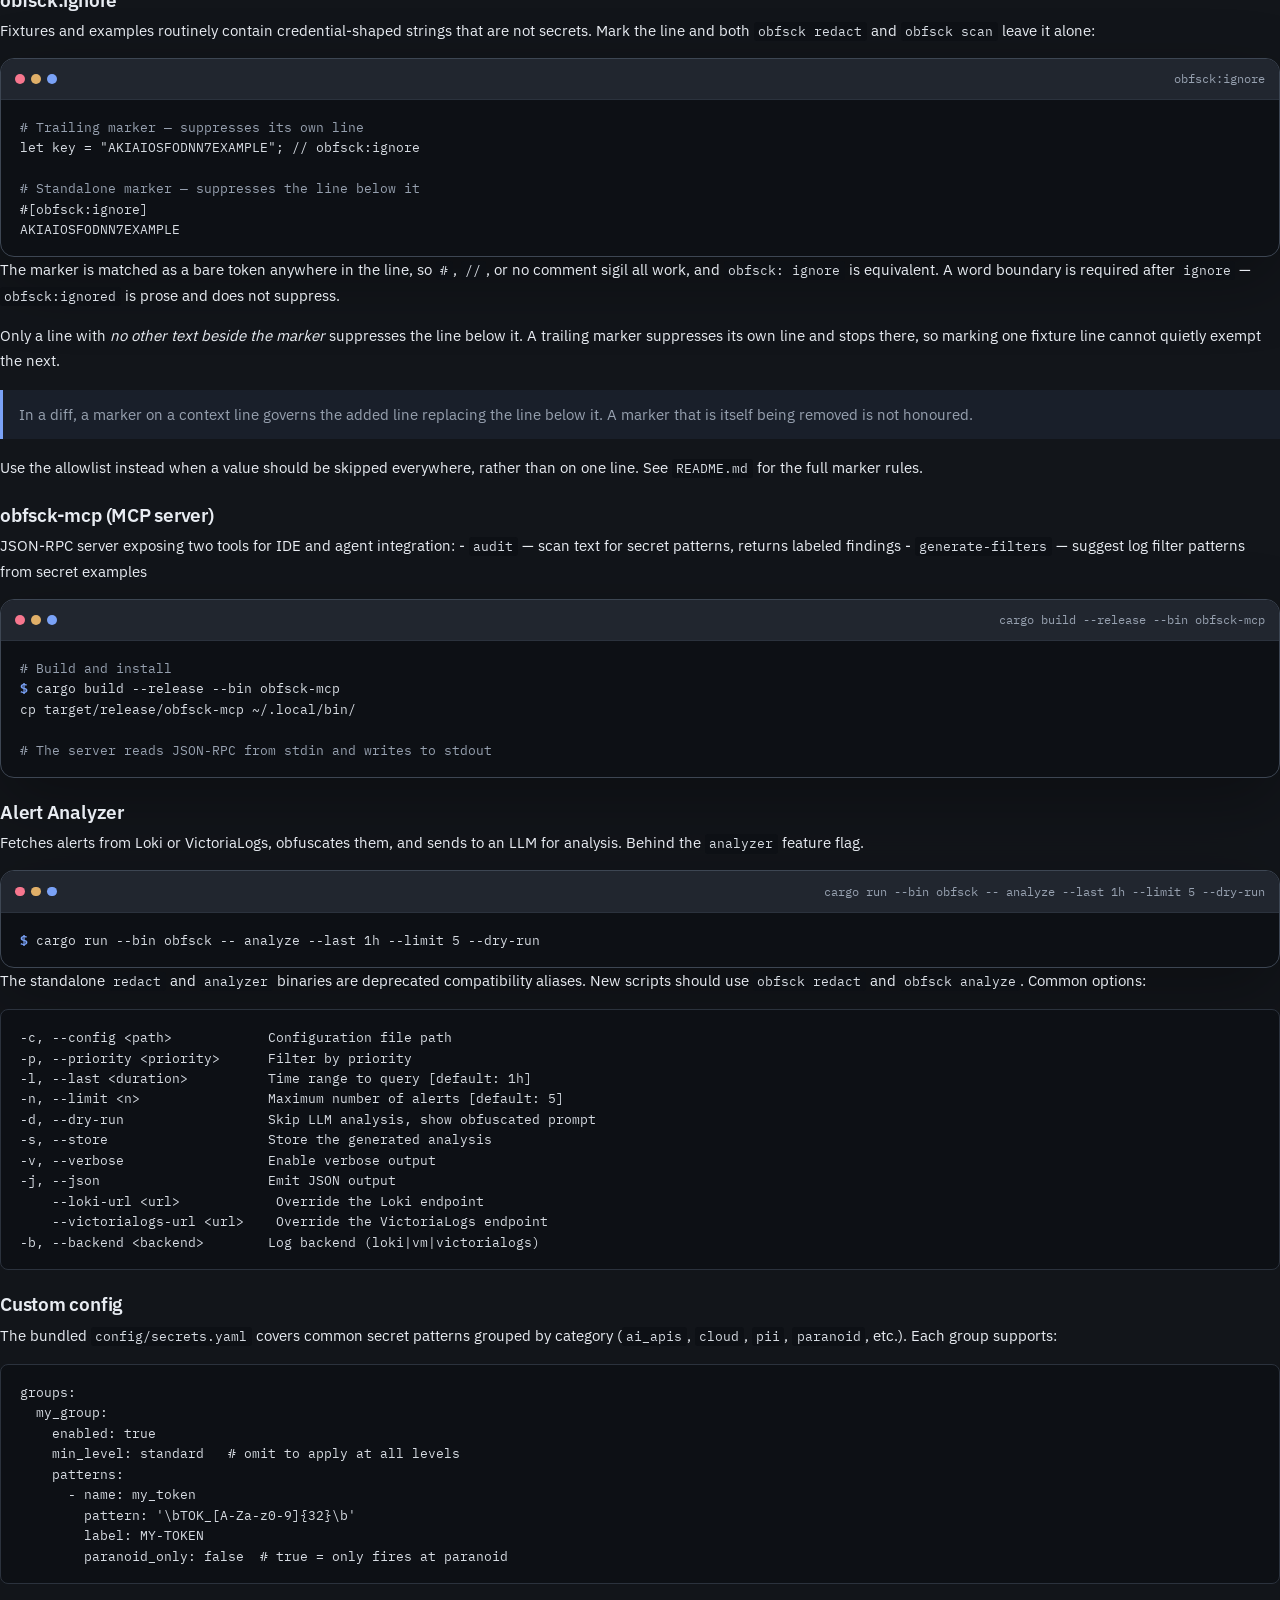
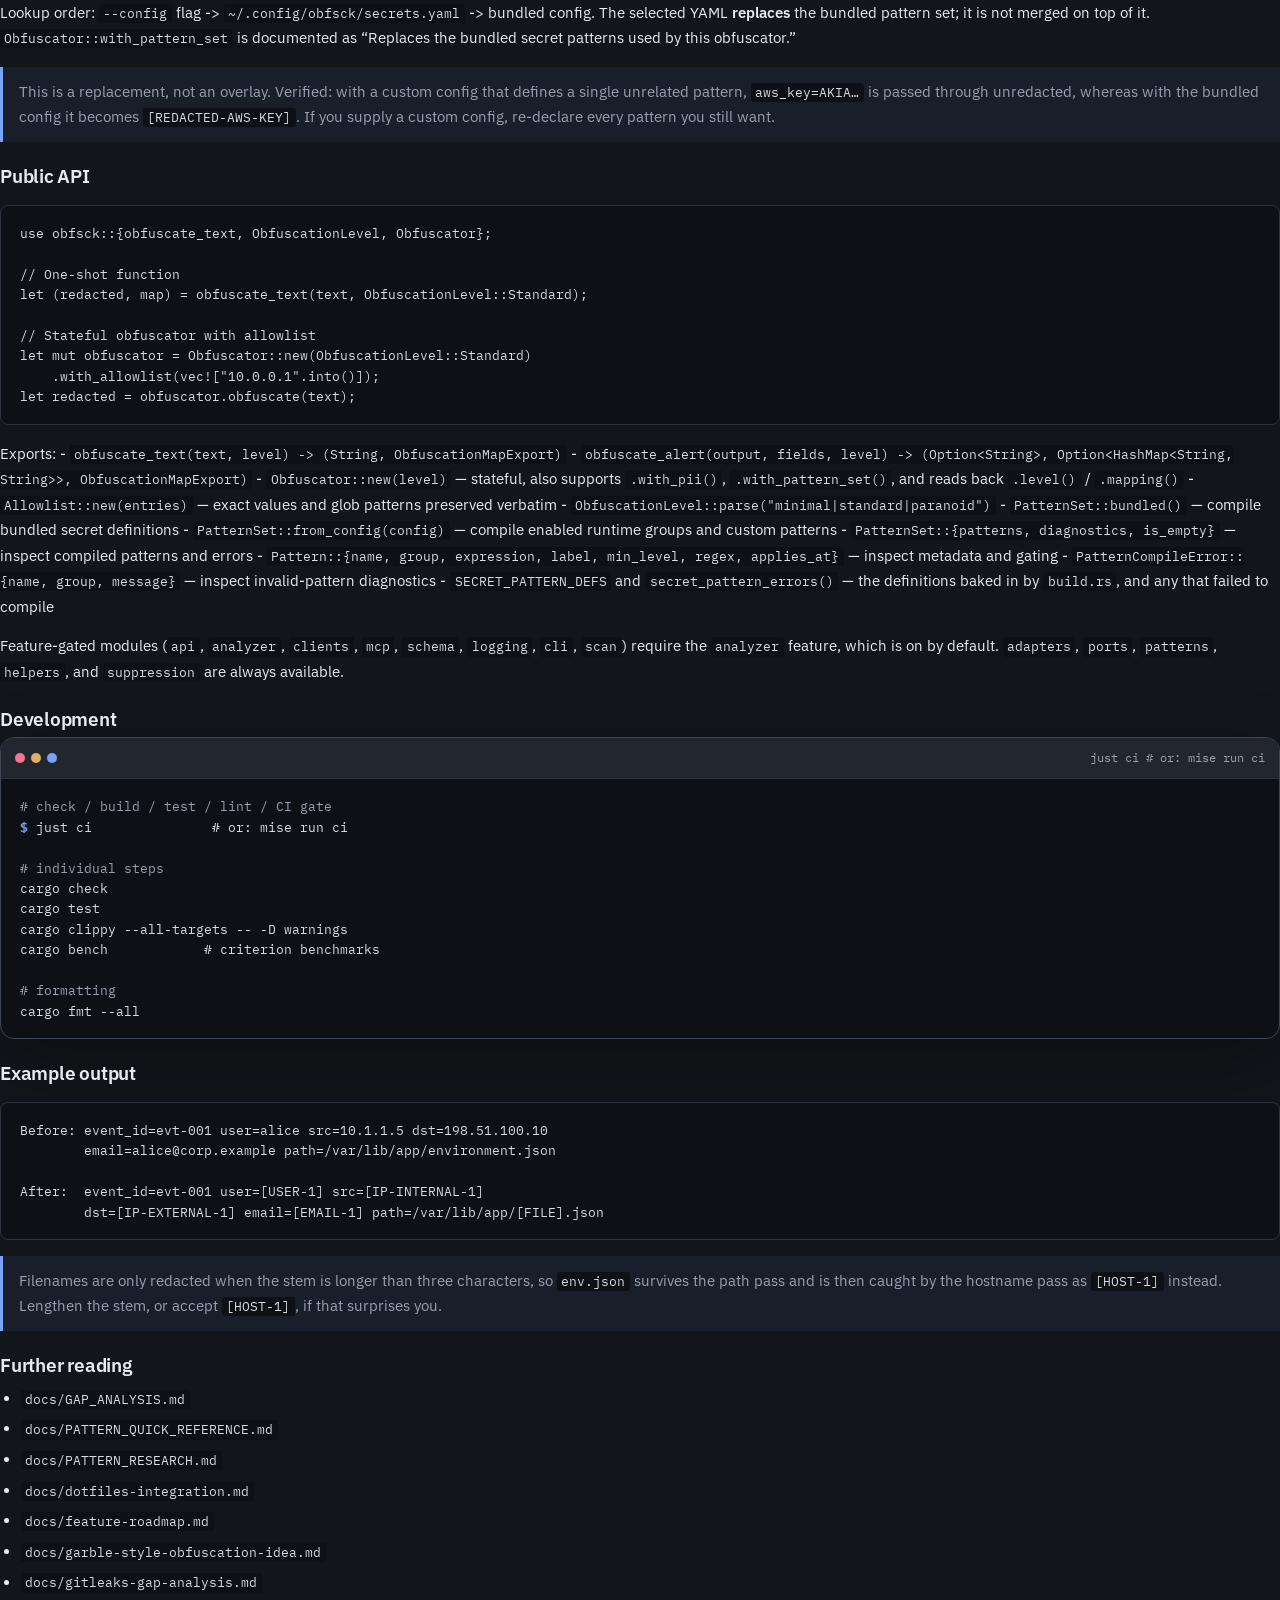
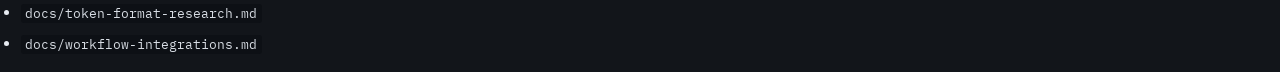
<file: site/guide.html>
<!doctype html>
<html lang="en">
  <head>
    <meta charset="utf-8">
    <meta name="viewport" content="width=device-width, initial-scale=1">
    <meta name="description" content="Redacts secrets and PII from log lines and structured text.">
    <title>obfsck guide</title>
    <link rel="stylesheet" href="style.css">
  </head>
  <body>
    <a class="skip-link" href="#main">Skip to content</a>
    <nav class="nav" aria-label="Primary">
      <a href="index.html" class="brand">obfsck</a>
      <a href="index.html">Overview</a>
      <a href="guide.html" aria-current="page">Guide</a>
      <a href="crates.html">Crates</a>
      <a href="features.html">Features</a>
      <a href="cli.html">CLI</a>
      <a href="commands.html">Commands</a>
    </nav>

    <main id="main">
      <section id="guide" class="reveal">
        <h2>Guide</h2>
        <p class="note">
          Carried over from <code>README.md</code>. Edit the README, not this
          page.
        </p>
        <h3 id="install">Install</h3>
<div class="terminal">
  <div class="terminal-bar"><span class="label">cargo install --path .</span></div>
  <pre><span class="prompt">$</span> cargo install --path .
</pre>
</div>

        <h3 id="what-it-does">What it does</h3>
<p>- Replaces secrets with labeled tokens (for example <code>[REDACTED-AWS-KEY]</code>)
- Obfuscates identifiers with stable mappings (same input =&gt; same token)
- Supports privacy levels based on how aggressive redaction should be</p>

        <h3 id="obfuscation-levels">Obfuscation levels</h3>
<p>- <code>Minimal</code>: secret pattern redaction only
- <code>Standard</code>: adds IP, email, container ID, user, and PII obfuscation
- <code>Paranoid</code>: adds path, hostname, and high-entropy token redaction

Path obfuscation supports Unix, Windows drive paths, and UNC paths.
Sensitive system paths are preserved.

Preserved path segments include common roots like <code>home</code>, <code>usr</code>, <code>etc</code>,
<code>windows</code>, <code>users</code>, and <code>programdata</code>.</p>

        <h3 id="what-each-level-redacts">What each level redacts</h3>
<div class="table-wrap">
<table>
<thead>
<tr><th>Pattern category</th><th>minimal</th><th>standard</th><th>paranoid</th></tr>
</thead>
<tbody>
<tr><td>Prefixed API keys &amp; tokens (AWS, GitHub, Stripe, &hellip;)</td><td>yes</td><td>yes</td><td>yes</td></tr>
<tr><td>Generic <code>password&nbsp;=&nbsp;&hellip;</code> / <code>api_key&nbsp;=&nbsp;&hellip;</code> in source</td><td>&mdash;</td><td>&mdash;</td><td>&mdash;</td></tr>
<tr><td>IPs, emails, container IDs, usernames</td><td>—</td><td>yes</td><td>yes</td></tr>
<tr><td>PII (names, SSN, phone, credit card)</td><td>—</td><td>yes</td><td>yes</td></tr>
<tr><td>Paths, hostnames, high-entropy strings</td><td>—</td><td>—</td><td>yes</td></tr>
<tr><td>Paranoid-only PII (IBAN, passport, DL)</td><td>—</td><td>—</td><td>yes</td></tr>
</tbody>
</table>
</div>
<p><code>standard</code> is the privacy-forward default for sharing logs externally.
<code>minimal</code> is safe for internal tooling where structural identifiers are useful.</p>
<p class="note">Generic keyword-anchored patterns (<code>password = …</code>,
<code>api_key = …</code>) live in the <code>code_context</code> group in
<code>config/secrets.yaml</code>, which is <code>enabled: false</code> because they
false-positive heavily on source code. Nothing of that shape is redacted at any
level unless you enable that group in a custom config &mdash; which is the right
setting when scanning <code>.env</code> files, config dumps, or log output rather
than code.</p>

        <h3 id="obfsck-cli">obfsck CLI</h3>
<p>Redact secrets and PII from a file or stdin.</p>
<div class="terminal">
  <div class="terminal-bar"><span class="label">echo &quot;key=sk-ant-api03-ABCDEF...&quot; | obfsck redact</span></div>
  <pre><span class="cmt"># Stdin -&gt; stdout (default level: minimal — secrets only)</span>
<span class="prompt">$</span> echo &quot;key=sk-ant-api03-ABCDEF...&quot; | obfsck redact

<span class="cmt"># File input</span>
obfsck redact path/to/logfile.txt

<span class="cmt"># Write to output file</span>
obfsck redact input.txt --output redacted.txt

<span class="cmt"># Increase level</span>
obfsck redact input.txt --level standard   # + IPs, emails, usernames, PII
obfsck redact input.txt --level paranoid   # + paths, hostnames, high-entropy

<span class="cmt"># Audit mode — report findings to stderr while writing redacted output</span>
obfsck redact input.txt --audit

<span class="cmt"># Custom secrets config (REPLACES the bundled pattern set)</span>
obfsck redact input.txt --config ~/.config/obfsck/secrets.yaml
</pre>
</div>

        <h3 id="flags">Flags</h3>
<div class="table-wrap">
<table>
<thead>
<tr><th>Flag</th><th>Default</th><th>Description</th></tr>
</thead>
<tbody>
<tr><td>`--level &lt;minimal\</td><td>standard\</td><td>paranoid&gt;`</td><td><code>minimal</code></td><td>Obfuscation level</td></tr>
<tr><td><code>--output &lt;file&gt;</code> / <code>-o</code></td><td>stdout</td><td>Write redacted output to file</td></tr>
<tr><td><code>--config &lt;path&gt;</code> / <code>-c</code></td><td>automatic lookup</td><td>Path to secrets YAML config</td></tr>
<tr><td><code>--audit</code></td><td>off</td><td>Report per-pattern findings to stderr while writing redacted output</td></tr>
<tr><td>`--profile &lt;default\</td><td>pii\</td><td>full\</td><td>paranoid&gt;`</td><td><code>default</code></td><td>Apply a pattern-group preset; <code>pii</code> raises minimal to standard and <code>paranoid</code> forces paranoid level</td></tr>
<tr><td>`--pii &lt;on\</td><td>off&gt;`</td><td><code>on</code></td><td>Enable or suppress PII patterns at standard+ levels</td></tr>
<tr><td><code>--allowlist &lt;value&gt;</code></td><td>none</td><td>Preserve a value; repeatable</td></tr>
<tr><td><code>--allowlist-file &lt;path&gt;</code></td><td>none</td><td>Load preserved values from a file</td></tr>
</tbody>
</table>
</div>

        <h3 id="obfsck-scan--pre-commit-">obfsck scan (pre-commit)</h3>
<p>Scans a unified diff for secrets using both obfsck patterns and gitleaks.</p>
<div class="terminal">
  <div class="terminal-bar"><span class="label">git diff --staged | obfsck scan</span></div>
  <pre><span class="cmt"># Pipe a diff</span>
<span class="prompt">$</span> git diff --staged | obfsck scan

<span class="cmt"># Or let scan capture the staged diff itself</span>
obfsck scan --staged

<span class="cmt"># Skip gitleaks (obfsck patterns only)</span>
obfsck scan --staged --no-gitleaks

<span class="cmt"># Require gitleaks instead of skipping it when unavailable</span>
obfsck scan --staged --require-gitleaks

<span class="cmt"># Set obfuscation level</span>
obfsck scan --staged --level standard
</pre>
</div>
<p>Exit codes: <code>0</code> clean, <code>1</code> findings reported, <code>2</code>
scanner or git failure.</p>

        <h3 id="pre-commit-hook">Pre-commit hook</h3>
<p>The repository ships <code>just scan-diff</code>, which pipes the staged diff
through <code>obfsck scan --no-gitleaks</code> and then runs
<code>gitleaks protect --staged</code>. To wire it up directly:</p>
<div class="terminal">
  <div class="terminal-bar"><span class="label">git diff --staged | obfsck scan --level minimal</span></div>
  <pre><span class="cmt">#!/bin/sh</span>
<span class="prompt">$</span> git diff --staged | obfsck scan --level minimal
</pre>
</div>
<p>Or use <code>--staged</code> mode:</p>
<div class="terminal">
  <div class="terminal-bar"><span class="label">obfsck scan --staged --level minimal</span></div>
  <pre><span class="cmt">#!/bin/sh</span>
<span class="prompt">$</span> obfsck scan --staged --level minimal
</pre>
</div>
<p>The standalone <code>scan</code> binary still works and forwards here, but it
prints a deprecation warning on every run. Prefer <code>obfsck scan</code>.</p>
<p>The allowlist at <code>~/.config/obfsck/allowlist</code> (one entry per line)
skips known false positives like test fixtures.</p>

        <h3 id="obfsck-ignore">obfsck:ignore</h3>
<p>Fixtures and examples routinely contain credential-shaped strings that are
not secrets. Mark the line and both <code>obfsck redact</code> and
<code>obfsck scan</code> leave it alone:</p>
<div class="terminal">
  <div class="terminal-bar"><span class="label">obfsck:ignore</span></div>
  <pre><span class="cmt"># Trailing marker — suppresses its own line</span>
let key = "AKIAIOSFODNN7EXAMPLE"; // obfsck:ignore

<span class="cmt"># Standalone marker — suppresses the line below it</span>
#[obfsck:ignore]
AKIAIOSFODNN7EXAMPLE
</pre>
</div>
<p>The marker is matched as a bare token anywhere in the line, so <code>#</code>,
<code>//</code>, or no comment sigil all work, and <code>obfsck: ignore</code> is
equivalent. A word boundary is required after <code>ignore</code> &mdash;
<code>obfsck:ignored</code> is prose and does not suppress.</p>
<p>Only a line with <em>no other text beside the marker</em> suppresses the line
below it. A trailing marker suppresses its own line and stops there, so marking
one fixture line cannot quietly exempt the next.</p>
<p class="note">In a diff, a marker on a context line governs the added line
replacing the line below it. A marker that is itself being removed is not
honoured.</p>
<p>Use the allowlist instead when a value should be skipped everywhere, rather
than on one line. See <code>README.md</code> for the full marker rules.</p>

        <h3 id="obfsck-mcp--mcp-server-">obfsck-mcp (MCP server)</h3>
<p>JSON-RPC server exposing two tools for IDE and agent integration:

- <code>audit</code> — scan text for secret patterns, returns labeled findings
- <code>generate-filters</code> — suggest log filter patterns from secret examples</p>
<div class="terminal">
  <div class="terminal-bar"><span class="label">cargo build --release --bin obfsck-mcp</span></div>
  <pre><span class="cmt"># Build and install</span>
<span class="prompt">$</span> cargo build --release --bin obfsck-mcp
cp target/release/obfsck-mcp ~/.local/bin/

<span class="cmt"># The server reads JSON-RPC from stdin and writes to stdout</span>
</pre>
</div>

        <h3 id="alert-analyzer">Alert Analyzer</h3>
<p>Fetches alerts from Loki or VictoriaLogs, obfuscates them, and sends
to an LLM for analysis. Behind the <code>analyzer</code> feature flag.</p>
<div class="terminal">
  <div class="terminal-bar"><span class="label">cargo run --bin obfsck -- analyze --last 1h --limit 5 --dry-run</span></div>
  <pre><span class="prompt">$</span> cargo run --bin obfsck -- analyze --last 1h --limit 5 --dry-run
</pre>
</div>
<p>The standalone <code>redact</code> and <code>analyzer</code> binaries are deprecated compatibility aliases.
New scripts should use <code>obfsck redact</code> and <code>obfsck analyze</code>.

Common options:</p>
<pre><code>-c, --config &lt;path&gt;            Configuration file path
-p, --priority &lt;priority&gt;      Filter by priority
-l, --last &lt;duration&gt;          Time range to query [default: 1h]
-n, --limit &lt;n&gt;                Maximum number of alerts [default: 5]
-d, --dry-run                  Skip LLM analysis, show obfuscated prompt
-s, --store                    Store the generated analysis
-v, --verbose                  Enable verbose output
-j, --json                     Emit JSON output
    --loki-url &lt;url&gt;            Override the Loki endpoint
    --victorialogs-url &lt;url&gt;    Override the VictoriaLogs endpoint
-b, --backend &lt;backend&gt;        Log backend (loki|vm|victorialogs)
</code></pre>

        <h3 id="custom-config">Custom config</h3>
<p>The bundled <code>config/secrets.yaml</code> covers common secret patterns grouped
by category (<code>ai_apis</code>, <code>cloud</code>, <code>pii</code>, <code>paranoid</code>, etc.). Each group
supports:</p>
<pre><code>groups:
  my_group:
    enabled: true
    min_level: standard   # omit to apply at all levels
    patterns:
      - name: my_token
        pattern: '\bTOK_[A-Za-z0-9]{32}\b'
        label: MY-TOKEN
        paranoid_only: false  # true = only fires at paranoid
</code></pre>
<p>Lookup order: <code>--config</code> flag -&gt; <code>~/.config/obfsck/secrets.yaml</code> -&gt;
bundled config. The selected YAML <strong>replaces</strong> the bundled pattern
set; it is not merged on top of it. <code>Obfuscator::with_pattern_set</code> is
documented as &ldquo;Replaces the bundled secret patterns used by this
obfuscator.&rdquo;</p>
<p class="note">This is a replacement, not an overlay. Verified: with a custom
config that defines a single unrelated pattern, <code>aws_key=AKIA…</code> is
passed through unredacted, whereas with the bundled config it becomes
<code>[REDACTED-AWS-KEY]</code>. If you supply a custom config, re-declare every
pattern you still want.</p>

        <h3 id="public-api">Public API</h3>
<pre><code>use obfsck::{obfuscate_text, ObfuscationLevel, Obfuscator};

// One-shot function
let (redacted, map) = obfuscate_text(text, ObfuscationLevel::Standard);

// Stateful obfuscator with allowlist
let mut obfuscator = Obfuscator::new(ObfuscationLevel::Standard)
    .with_allowlist(vec![&quot;10.0.0.1&quot;.into()]);
let redacted = obfuscator.obfuscate(text);
</code></pre>
<p>Exports:

- <code>obfuscate_text(text, level) -&gt; (String, ObfuscationMapExport)</code>
- <code>obfuscate_alert(output, fields, level) -&gt; (Option&lt;String&gt;,
  Option&lt;HashMap&lt;String, String&gt;&gt;, ObfuscationMapExport)</code>
- <code>Obfuscator::new(level)</code> — stateful, also supports
  <code>.with_pii()</code>, <code>.with_pattern_set()</code>, and reads back
  <code>.level()</code> / <code>.mapping()</code>
- <code>Allowlist::new(entries)</code> — exact values and glob patterns preserved verbatim
- <code>ObfuscationLevel::parse(&quot;minimal|standard|paranoid&quot;)</code>
- <code>PatternSet::bundled()</code> — compile bundled secret definitions
- <code>PatternSet::from_config(config)</code> — compile enabled runtime groups and custom patterns
- <code>PatternSet::{patterns, diagnostics, is_empty}</code> — inspect compiled patterns and errors
- <code>Pattern::{name, group, expression, label, min_level, regex, applies_at}</code> — inspect metadata and gating
- <code>PatternCompileError::{name, group, message}</code> — inspect invalid-pattern diagnostics
- <code>SECRET_PATTERN_DEFS</code> and <code>secret_pattern_errors()</code> — the
  definitions baked in by <code>build.rs</code>, and any that failed to compile</p>
<p>Feature-gated modules (<code>api</code>, <code>analyzer</code>,
<code>clients</code>, <code>mcp</code>, <code>schema</code>,
<code>logging</code>, <code>cli</code>, <code>scan</code>) require the
<code>analyzer</code> feature, which is on by default. <code>adapters</code>,
<code>ports</code>, <code>patterns</code>, <code>helpers</code>, and
<code>suppression</code> are always available.</p>

        <h3 id="development">Development</h3>
<div class="terminal">
  <div class="terminal-bar"><span class="label">just ci               # or: mise run ci</span></div>
  <pre><span class="cmt"># check / build / test / lint / CI gate</span>
<span class="prompt">$</span> just ci               # or: mise run ci

<span class="cmt"># individual steps</span>
cargo check
cargo test
cargo clippy --all-targets -- -D warnings
cargo bench            # criterion benchmarks

<span class="cmt"># formatting</span>
cargo fmt --all
</pre>
</div>

        <h3 id="example-output">Example output</h3>
<pre><code>Before: event_id=evt-001 user=alice src=10.1.1.5 dst=198.51.100.10
        email=alice@corp.example path=/var/lib/app/environment.json

After:  event_id=evt-001 user=[USER-1] src=[IP-INTERNAL-1]
        dst=[IP-EXTERNAL-1] email=[EMAIL-1] path=/var/lib/app/[FILE].json
</code></pre>
<p class="note">Filenames are only redacted when the stem is longer than
three characters, so <code>env.json</code> survives the path pass and is then
caught by the hostname pass as <code>[HOST-1]</code> instead. Lengthen the stem,
or accept <code>[HOST-1]</code>, if that surprises you.</p>

        <h3 id="further-reading">Further reading</h3>
        <ul>
          <li><code>docs/GAP_ANALYSIS.md</code></li>
          <li><code>docs/PATTERN_QUICK_REFERENCE.md</code></li>
          <li><code>docs/PATTERN_RESEARCH.md</code></li>
          <li><code>docs/dotfiles-integration.md</code></li>
          <li><code>docs/feature-roadmap.md</code></li>
          <li><code>docs/garble-style-obfuscation-idea.md</code></li>
          <li><code>docs/gitleaks-gap-analysis.md</code></li>
          <li><code>docs/token-format-research.md</code></li>
          <li><code>docs/workflow-integrations.md</code></li>
        </ul>
      </section>
    </main>
  </body>
</html>
</file>
<file: site/style.css>
/* ============================================================
   obfsck -- static site stylesheet
   https://github.com/89jobrien/obfsck

   Assembled by the repo-reference-site skill. Three parts:

     1. design tokens (below)
     2. the SHARED COMPONENT LAYER, identical in every repo
     3. the signature section, at the end

   Edit (1) and (3) directly. To change (2), edit it in this skill and re-run
   scripts/assemble-css.sh for each repo; never hand-fork the middle.
   ============================================================ */

/* ============================================================
   obfsck — design tokens

   REPLACE: say why this palette fits this project and its audience.
   The pilots each justify theirs: minibox wears Gruvbox because its
   own terminal output does, sparkfile wears a drafting grid because
   it emits files. A palette picked because it looked tidy is the
   thing to avoid.

   Two inks beyond the accent carry meaning here; name what each one
   means before using it.
   ============================================================ */

/* Default faces are wired up and working, so the generated site validates
   the moment it is composed. fetch-fonts.sh must be run with the same
   families:

     bash fetch-fonts.sh <repo> "ibm-plex-sans:var" "ibm-plex-mono:400" "ibm-plex-mono:700"

   Swap the families and the blocks together -- a @font-face pointing at a
   file that was never fetched fails validation, not just the browser. */
@font-face {
  font-family: "IBM Plex Sans";
  font-style: normal;
  font-weight: 100 700;
  font-display: swap;
  src: url("fonts/ibm-plex-sans-latin-wght-normal.woff2") format("woff2");
  unicode-range: U+0000-00FF, U+0131, U+0152-0153, U+02BB-02BC, U+02C6, U+02DA, U+02DC,
    U+0304, U+0308, U+0329, U+2000-206F, U+20AC, U+2122, U+2191, U+2193, U+2212, U+2215,
    U+FEFF, U+FFFD;
}

@font-face {
  font-family: "IBM Plex Mono";
  font-style: normal;
  font-weight: 400;
  font-display: swap;
  src: url("fonts/ibm-plex-mono-latin-400-normal.woff2") format("woff2");
  unicode-range: U+0000-00FF, U+0131, U+0152-0153, U+02BB-02BC, U+02C6, U+02DA, U+02DC,
    U+0304, U+0308, U+0329, U+2000-206F, U+20AC, U+2122, U+2191, U+2193, U+2212, U+2215,
    U+FEFF, U+FFFD;
}

@font-face {
  font-family: "IBM Plex Mono";
  font-style: normal;
  font-weight: 700;
  font-display: swap;
  src: url("fonts/ibm-plex-mono-latin-700-normal.woff2") format("woff2");
  unicode-range: U+0000-00FF, U+0131, U+0152-0153, U+02BB-02BC, U+02C6, U+02DA, U+02DC,
    U+0304, U+0308, U+0329, U+2000-206F, U+20AC, U+2122, U+2191, U+2193, U+2212, U+2215,
    U+FEFF, U+FFFD;
}

:root {
  color-scheme: dark;

  /* type ---------------------------------------------------------------- */
  --font-display: "IBM Plex Sans", ui-sans-serif, system-ui, sans-serif;
  --font-body: "IBM Plex Sans", ui-sans-serif, system-ui, sans-serif;
  --font-mono: "IBM Plex Mono", ui-monospace, SFMono-Regular, monospace;

  --font-display-weight: 600;
  --font-body-weight: 400;
  --font-body-strong: 600;
  --display-tracking: -0.02em;
  --display-tracking-body: -0.012em;
  --brand-tracking: -0.02em;

  --font-size-xs: 0.72rem;
  --font-size-sm: 0.84rem;
  --font-size-md: 1.18rem;
  --font-size-lg: clamp(1.42rem, 2.6vw, 1.9rem);
  --font-size-2xl: clamp(2.1rem, 4.6vw, 3.3rem);
  --font-size-display: clamp(2.8rem, 9vw, 6rem);

  /* palette ------------------------------------------------------------- */
  --color-bg: #12151a;
  --color-surface: #191d24;
  --color-surface-raised: #21262f;
  --color-surface-sunken: #0d1015;
  --color-fg: #e8ecf2;
  --color-fg-muted: #97a1b0;
  --color-accent: #7aa2f7;
  --color-accent-hover: #9db9ff;
  --color-accent-fg: #0b0e13;
  --color-border: #2b323d;
  --color-border-strong: #3d4653;
  --color-focus: #f0b429;

  /* second ink: state this project's signature uses ------------------------ */
  --color-ink-2: #f0b429;

  --color-nav-bg: rgb(18 21 26 / 0.9);
  --color-row-hover: rgb(122 162 247 / 0.05);
  --color-note-bg: rgb(122 162 247 / 0.07);
  --color-pill-neutral-bg: rgb(151 161 176 / 0.15);
  --color-code-bg: #0d1015;
  --color-code-fg: #d7dce3;
  --color-terminal-bg: #0d1015;
  --color-terminal-fg: #d7dce3;
  --color-dot-1: #f7768e;
  --color-dot-2: #e0af68;
  --color-dot-3: #7aa2f7;

  --color-signal-ok: #7aa2f7;
  --color-signal-ok-bg: rgb(122 162 247 / 0.14);
  --color-signal-warn: #e0af68;
  --color-signal-warn-bg: rgb(224 175 104 / 0.15);
  --color-signal-err: #f7768e;
  --color-signal-err-bg: rgb(247 118 142 / 0.14);

  /* form ---------------------------------------------------------------- */
  --radius-xs: 3px;
  --radius: 8px;
  --radius-lg: 14px;
  --radius-pill: 3px;
  --content-width: 1080px;
  --content-width-narrow: 900px;
  --stat-columns: 4;
  --terminal-min-height: 18rem;

  --shadow-card: 0 10px 30px rgb(0 0 0 / 0.34);
  --shadow-terminal: 0 24px 70px rgb(0 0 0 / 0.3);
  --shadow-nav: 0 8px 28px rgb(0 0 0 / 0.36);
  --shadow-button: 0 8px 20px -8px rgb(122 162 247 / 0.5);

  /* atmosphere: state what these washes are doing ------------------------- */
  --atmosphere-image: radial-gradient(circle at 10% -8%, rgb(122 162 247 / 0.09), transparent 30rem);
  --atmosphere-size: auto;
  --grain-image: radial-gradient(rgb(232 236 242 / 0.03) 0.5px, transparent 0.5px);
  --grain-opacity: 1;
  --grain-blend: normal;
}

/* >>> SHARED-LAYER:BEGIN
   SHARED COMPONENT LAYER
   ------------------------------------------------------------------------
   This block is byte-identical in every repo that uses the reference-site
   pattern. It is the only part of a repo's site stylesheet that is not
   repo-specific.

   A repo's stylesheet is exactly three parts:

       1. design tokens       (:root, @font-face)  -- repo-specific
       2. SHARED COMPONENT LAYER (this block)    -- identical everywhere
       3. signature section   (at the end)        -- repo-specific

   Edit (1) and (3) freely. Change this block only by changing it in every
   repo at once -- scripts/assemble-css.sh does that and fails on drift.
   The site directory is site/ by default, overridable with SITE_DIR.

   Adding a class here means every repo gains it. That is the point: it keeps
   the sites one system instead of N forks.
   ---------------------------------------------------------------------- */

/* ============================================================
   SHARED COMPONENT LAYER
   Identical across crux, doob, and devloop. Do not edit
   per-repo: the design tokens above and the signature section
   below are the only repo-specific parts.
   ============================================================ */

/* --- reset --- */

*,
*::before,
*::after {
  box-sizing: border-box;
  margin: 0;
  padding: 0;
}

html {
  scroll-behavior: smooth;
  scroll-padding-top: 5rem;
}

body {
  min-width: 280px;
  min-height: 100vh;
  background: var(--color-bg);
  color: var(--color-fg);
  font-family: var(--font-body);
  font-size: 15px;
  font-weight: var(--font-body-weight);
  line-height: 1.7;
  -webkit-font-smoothing: antialiased;
  text-rendering: optimizeLegibility;
}

img,
svg {
  display: block;
  max-width: 100%;
  height: auto;
}

button,
input,
select,
textarea {
  font: inherit;
  color: inherit;
}

::selection {
  background: var(--color-accent);
  color: var(--color-accent-fg);
}

/* --- atmosphere ------------------------------------------------
   Two layers maximum, per the background bank. Each repo picks
   its recipe in the token block via --atmosphere-image. */

body::before {
  position: fixed;
  inset: 0;
  z-index: -2;
  background-image: var(--atmosphere-image);
  background-size: var(--atmosphere-size);
  content: "";
  pointer-events: none;
}

body::after {
  position: fixed;
  inset: 0;
  z-index: -1;
  opacity: var(--grain-opacity);
  background-image: var(--grain-image);
  content: "";
  pointer-events: none;
  mix-blend-mode: var(--grain-blend);
}

/* --- links and focus --- */

a {
  color: var(--color-accent);
  text-decoration-thickness: 1px;
  text-underline-offset: 0.18em;
}

a:hover {
  color: var(--color-accent-hover);
}

a:focus-visible,
[tabindex]:focus-visible,
summary:focus-visible {
  border-radius: var(--radius-xs);
  outline: 2px solid var(--color-focus);
  outline-offset: 3px;
}

.skip-link {
  position: fixed;
  top: 0.75rem;
  left: 0.75rem;
  z-index: 1000;
  padding: 0.55rem 0.85rem;
  transform: translateY(-200%);
  border-radius: var(--radius-xs);
  background: var(--color-accent);
  color: var(--color-accent-fg);
  font-family: var(--font-mono);
  font-size: var(--font-size-xs);
  font-weight: 700;
}

.skip-link:focus {
  transform: translateY(0);
}

/* --- nav --- */

.nav {
  position: sticky;
  top: 0;
  z-index: 100;
  display: flex;
  min-height: 56px;
  padding: 0 1rem;
  gap: 0.15rem;
  align-items: center;
  overflow-x: auto;
  border-bottom: 1px solid var(--color-border);
  background: var(--color-nav-bg);
  box-shadow: var(--shadow-nav);
  scrollbar-width: thin;
  backdrop-filter: blur(14px);
}

.nav .brand {
  flex: 0 0 auto;
  margin-right: 1.1rem;
  color: var(--color-fg);
  font-family: var(--font-display);
  font-size: 0.95rem;
  font-weight: var(--font-display-weight);
  letter-spacing: var(--brand-tracking);
  text-decoration: none;
  white-space: nowrap;
}

.nav .brand .mark {
  color: var(--color-accent);
}

.nav a:not(.brand) {
  display: grid;
  flex: 0 0 auto;
  min-height: 44px;
  padding: 0 0.7rem;
  place-items: center;
  border-bottom: 2px solid transparent;
  color: var(--color-fg-muted);
  font-family: var(--font-mono);
  font-size: var(--font-size-xs);
  letter-spacing: 0.02em;
  text-decoration: none;
  white-space: nowrap;
}

.nav a:not(.brand):hover,
.nav a[aria-current="page"] {
  border-bottom-color: var(--color-accent);
  color: var(--color-fg);
}

/* --- page frame --- */

.page {
  width: min(100% - 2rem, var(--content-width));
  margin: 0 auto;
  padding: clamp(2rem, 5vw, 4rem) 0 5rem;
}

.page-head {
  position: relative;
  max-width: 62rem;
  margin-bottom: clamp(2rem, 5vw, 3.5rem);
  padding-bottom: 1.6rem;
  border-bottom: 1px solid var(--color-border);
}

.page-head::after {
  position: absolute;
  bottom: -1px;
  left: 0;
  width: min(11rem, 42%);
  height: 2px;
  background: linear-gradient(90deg, var(--color-accent), transparent);
  content: "";
}

.eyebrow {
  display: block;
  margin-bottom: 0.6rem;
  color: var(--color-accent);
  font-family: var(--font-mono);
  font-size: var(--font-size-xs);
  font-weight: 700;
  letter-spacing: 0.15em;
  text-transform: uppercase;
}

.meta-row {
  display: flex;
  flex-wrap: wrap;
  margin-top: 1.25rem;
  gap: 0.5rem;
}

.meta {
  padding: 0.26rem 0.55rem;
  border: 1px solid var(--color-border);
  border-radius: var(--radius-xs);
  color: var(--color-fg-muted);
  font-family: var(--font-mono);
  font-size: var(--font-size-xs);
}

/* --- headings and prose --- */

h1,
h2,
h3 {
  font-family: var(--font-display);
  font-weight: var(--font-display-weight);
  letter-spacing: var(--display-tracking);
  line-height: 1.12;
}

h1 {
  max-width: 20ch;
  margin-bottom: 0.7rem;
  font-size: var(--font-size-2xl);
}

h2 {
  margin: 3.25rem 0 0.9rem;
  font-size: var(--font-size-lg);
}

h3 {
  margin: 1.4rem 0 0.35rem;
  font-size: var(--font-size-md);
  letter-spacing: var(--display-tracking-body);
  line-height: 1.3;
}

p {
  margin-bottom: 0.9rem;
}

.lead {
  max-width: 68ch;
  color: var(--color-fg-muted);
  font-size: var(--font-size-md);
  line-height: 1.6;
}

.section-intro {
  max-width: 66ch;
  margin-bottom: 1.4rem;
  color: var(--color-fg-muted);
}

section + section {
  margin-top: 1.25rem;
}

ul,
ol {
  margin: 0.5rem 0 1rem 1.3rem;
}

li {
  margin-bottom: 0.32rem;
}

strong {
  font-weight: var(--font-body-strong);
}

hr {
  margin: 2.5rem 0;
  border: 0;
  border-top: 1px solid var(--color-border);
}

/* --- cards and grids --- */

.card,
.panel {
  margin: 1rem 0;
  padding: clamp(1rem, 2.6vw, 1.5rem);
  border: 1px solid var(--color-border);
  border-radius: var(--radius);
  background: var(--color-surface);
  box-shadow: var(--shadow-card);
}

.card > :first-child,
.panel > :first-child {
  margin-top: 0;
}

.card > :last-child,
.panel > :last-child {
  margin-bottom: 0;
}

.card h3,
.panel h3 {
  margin-top: 0.5rem;
}

.grid-2,
.grid-3,
.card-grid {
  display: grid;
  gap: 1rem;
}

.grid-2 {
  grid-template-columns: repeat(2, minmax(0, 1fr));
}

.grid-3,
.card-grid {
  grid-template-columns: repeat(3, minmax(0, 1fr));
}

.feature-card {
  position: relative;
  margin: 0;
  padding: 1.15rem;
  overflow: hidden;
  border: 1px solid var(--color-border);
  border-radius: var(--radius);
  background: var(--color-surface-raised);
}

.feature-card > :first-child {
  margin-top: 0;
}

.feature-card > :last-child {
  margin-bottom: 0;
}

.feature-card h3 {
  margin-top: 0.8rem;
}

.feature-card p {
  color: var(--color-fg-muted);
  font-size: var(--font-size-sm);
}

/* --- tables --- */

.table-wrap {
  margin: 1rem 0;
  overflow-x: auto;
  border: 1px solid var(--color-border);
  border-radius: var(--radius);
  background: var(--color-surface-sunken);
  scrollbar-color: var(--color-border-strong) var(--color-bg);
}

table {
  display: table;
  width: 100%;
  min-width: 40rem;
  border-collapse: collapse;
  font-size: var(--font-size-sm);
}

caption {
  padding: 0.8rem 1rem;
  color: var(--color-fg-muted);
  font-family: var(--font-mono);
  font-size: var(--font-size-xs);
  text-align: left;
}

th,
td {
  padding: 0.68rem 0.85rem;
  border-bottom: 1px solid var(--color-border);
  text-align: left;
  vertical-align: top;
}

th {
  color: var(--color-fg-muted);
  font-family: var(--font-mono);
  font-size: 0.73rem;
  font-weight: 700;
  letter-spacing: 0.06em;
  text-transform: uppercase;
}

tbody tr:last-child > * {
  border-bottom: 0;
}

tbody tr:hover {
  background: var(--color-row-hover);
}

/* a full-width band that splits one table into named sections */
.group-row th {
  padding: 0.5rem 0.85rem;
  border-top: 1px solid var(--color-border-strong);
  border-bottom: 1px solid var(--color-border-strong);
  background: var(--color-surface-sunken);
  color: var(--color-accent);
  font-family: var(--font-mono);
  font-size: 0.73rem;
  font-weight: 700;
  letter-spacing: 0.06em;
  text-transform: uppercase;
}

td code,
th code {
  white-space: nowrap;
}

/* --- code --- */

code {
  padding: 0.08em 0.34em;
  border-radius: var(--radius-xs);
  background: var(--color-code-bg);
  color: var(--color-code-fg);
  font-family: var(--font-mono);
  font-size: 0.87em;
}

pre {
  margin: 1rem 0;
  padding: 1.05rem 1.2rem;
  overflow-x: auto;
  border: 1px solid var(--color-border);
  border-radius: var(--radius);
  background: var(--color-code-bg);
  color: var(--color-code-fg);
  font-family: var(--font-mono);
  font-size: 0.79rem;
  line-height: 1.62;
  tab-size: 2;
}

pre code {
  padding: 0;
  background: none;
  color: inherit;
  font-size: inherit;
}

/* --- terminal --- */

.terminal {
  overflow: hidden;
  border: 1px solid var(--color-border-strong);
  border-radius: var(--radius-lg);
  background: var(--color-terminal-bg);
  box-shadow: var(--shadow-terminal);
}

.terminal-bar {
  display: flex;
  padding: 0.65rem 0.85rem;
  gap: 0.4rem;
  align-items: center;
  border-bottom: 1px solid var(--color-border);
  background: var(--color-surface-raised);
}

.terminal-bar::before {
  width: 0.62rem;
  height: 0.62rem;
  border-radius: 50%;
  background: var(--color-dot-1);
  box-shadow: 1rem 0 var(--color-dot-2), 2rem 0 var(--color-dot-3);
  content: "";
}

.terminal-bar .label {
  margin-left: auto;
  color: var(--color-fg-muted);
  font-family: var(--font-mono);
  font-size: var(--font-size-xs);
}

.terminal pre {
  margin: 0;
  border: 0;
  border-radius: 0;
  background: none;
  color: var(--color-terminal-fg);
}

/*
 * Only the hero terminal is a fixed-height showcase. Everywhere else the block
 * is exactly as tall as its own content: padding a one-line command out to
 * 18rem puts a third of the viewport of empty space under it, which is what
 * made a page of short commands read as a page of long ones.
 */
.hero .terminal pre {
  min-height: var(--terminal-min-height, auto);
}

.terminal .prompt {
  color: var(--color-accent);
  font-weight: 700;
}

.terminal .cmt {
  color: var(--color-fg-muted);
}

.terminal .ok {
  color: var(--color-signal-ok);
}

.terminal .warn {
  color: var(--color-signal-warn);
}

.terminal .err {
  color: var(--color-signal-err);
}

/* --- status pills --- */

.pill {
  display: inline-block;
  padding: 0.18rem 0.46rem;
  border-radius: var(--radius-pill);
  font-family: var(--font-mono);
  font-size: 0.67rem;
  font-weight: 700;
  letter-spacing: 0.05em;
  line-height: 1.4;
  text-transform: uppercase;
  white-space: nowrap;
}

.pill-ok,
.pill-active,
.pill-shipped {
  background: var(--color-signal-ok-bg);
  color: var(--color-signal-ok);
}

.pill-partial,
.pill-wip,
.pill-experimental {
  background: var(--color-signal-warn-bg);
  color: var(--color-signal-warn);
}

.pill-none,
.pill-blocked,
.pill-notwired {
  background: var(--color-signal-err-bg);
  color: var(--color-signal-err);
}

.pill-neutral,
.pill-meta {
  background: var(--color-pill-neutral-bg);
  color: var(--color-fg-muted);
}

.status {
  font-family: var(--font-mono);
  font-size: 0.88em;
  font-weight: 700;
  white-space: nowrap;
}

.status-ok {
  color: var(--color-signal-ok);
}

.status-warn,
.status-wip {
  color: var(--color-signal-warn);
}

.status-err {
  color: var(--color-signal-err);
}

.status-off {
  color: var(--color-fg-muted);
}

/* --- notes and callouts --- */

.note,
blockquote {
  margin: 1rem 0;
  padding: 0.75rem 1rem;
  border-left: 3px solid var(--color-accent);
  background: var(--color-note-bg);
  color: var(--color-fg-muted);
}

.note > :last-child,
blockquote > :last-child {
  margin-bottom: 0;
}

.note strong,
blockquote strong {
  color: var(--color-fg);
}

.note-warn {
  border-left-color: var(--color-signal-warn);
  background: var(--color-signal-warn-bg);
}

/* --- diagrams --- */

.diagram {
  margin: 1.25rem 0;
  padding: clamp(0.5rem, 2vw, 1.1rem);
  overflow-x: auto;
  border: 1px solid var(--color-border);
  border-radius: var(--radius);
  background: var(--color-surface-sunken);
}

.diagram img {
  margin: 0 auto;
}

figcaption {
  max-width: 74ch;
  margin: 0.7rem auto 0;
  color: var(--color-fg-muted);
  font-size: var(--font-size-sm);
  text-align: center;
}

/* --- ordered steps --- */

.steps {
  display: grid;
  margin: 0.5rem 0 1rem;
  gap: 0.75rem;
  list-style: none;
  counter-reset: step;
}

.step {
  display: grid;
  padding: 1rem 0;
  grid-template-columns: 2.6rem minmax(0, 1fr);
  gap: 0.9rem;
  border-top: 1px solid var(--color-border);
  counter-increment: step;
}

.step::before {
  color: var(--color-accent);
  content: counter(step, decimal-leading-zero);
  font-family: var(--font-mono);
  font-size: var(--font-size-md);
  font-weight: 700;
}

.step > div > :first-child {
  margin-top: 0;
}

.step > div > :last-child {
  margin-bottom: 0;
}

/* --- actions --- */

.actions {
  display: flex;
  flex-wrap: wrap;
  margin-top: 1.4rem;
  gap: 0.65rem;
}

.button {
  display: inline-flex;
  min-height: 44px;
  padding: 0.55rem 0.95rem;
  align-items: center;
  border: 1px solid var(--color-border-strong);
  border-radius: var(--radius-xs);
  color: var(--color-fg);
  font-family: var(--font-mono);
  font-size: var(--font-size-sm);
  font-weight: 700;
  text-decoration: none;
  transition: transform 0.18s ease, box-shadow 0.18s ease, border-color 0.18s ease,
    color 0.18s ease;
}

.button:hover {
  transform: translateY(-2px);
  border-color: var(--color-accent);
  color: var(--color-accent);
  text-decoration: none;
  box-shadow: var(--shadow-button);
}

.button-primary {
  border-color: var(--color-accent);
  background: var(--color-accent);
  color: var(--color-accent-fg);
}

.button-primary:hover {
  background: var(--color-accent-hover);
  color: var(--color-accent-fg);
}

/* --- faq --- */

.faq {
  margin-top: 1rem;
  border-top: 1px solid var(--color-border);
}

.faq-item {
  border-bottom: 1px solid var(--color-border);
}

.faq-item > summary {
  display: flex;
  min-height: 3rem;
  padding: 1rem 0;
  gap: 1rem;
  align-items: flex-start;
  cursor: pointer;
  font-family: var(--font-display);
  font-size: var(--font-size-md);
  font-weight: var(--font-display-weight);
  letter-spacing: var(--display-tracking-body);
  list-style: none;
  line-height: 1.35;
}

.faq-item > summary::-webkit-details-marker {
  display: none;
}

.faq-item > summary::before {
  flex: 0 0 auto;
  margin-top: 0.15em;
  color: var(--color-accent);
  content: "+";
  font-family: var(--font-mono);
  font-size: 1.1em;
  font-weight: 700;
  line-height: 1;
}

.faq-item[open] > summary::before {
  content: "\2212";
}

.faq-item > summary:hover {
  color: var(--color-accent);
}

.faq-body {
  padding: 0 0 1.25rem 1.9rem;
}

.faq-body > :last-child {
  margin-bottom: 0;
}

/* --- hero and stat strip --- */

.hero {
  position: relative;
  display: grid;
  padding: clamp(2.75rem, 7vw, 6rem) max(1rem, calc((100vw - var(--content-width)) / 2));
  align-items: center;
}

.hero-grid {
  position: relative;
  z-index: 1;
  display: grid;
  grid-template-columns: minmax(0, 1fr) minmax(0, 1.05fr);
  gap: clamp(2rem, 5vw, 4rem);
  align-items: center;
}

.hero h1 {
  max-width: none;
  margin: 0 0 1rem;
  font-size: var(--font-size-display);
  letter-spacing: var(--display-tracking);
}

.hero h1 .mark {
  color: var(--color-accent);
}

.hero .tagline {
  max-width: 46ch;
  margin-bottom: 0;
  color: var(--color-fg-muted);
  font-size: var(--font-size-md);
  line-height: 1.55;
}

.stat-strip {
  display: grid;
  width: min(100% - 2rem, var(--content-width));
  margin: 0 auto;
  grid-template-columns: repeat(var(--stat-columns, 4), minmax(0, 1fr));
  border: 1px solid var(--color-border);
  border-radius: var(--radius);
  background: var(--color-surface-sunken);
}

.stat {
  padding: 1.15rem 0.7rem;
  text-align: center;
}

.stat + .stat {
  border-left: 1px solid var(--color-border);
}

.stat .n {
  color: var(--color-accent);
  font-family: var(--font-display);
  font-size: var(--font-size-lg);
  font-weight: var(--font-display-weight);
  line-height: 1.2;
}

.stat .d {
  margin-top: 0.15rem;
  color: var(--color-fg-muted);
  font-family: var(--font-mono);
  font-size: var(--font-size-xs);
  line-height: 1.4;
}

.home-section {
  width: min(100% - 2rem, var(--content-width-narrow));
  margin: 0 auto;
  padding: clamp(2.5rem, 6vw, 4.5rem) 0;
}

.home-section + .home-section {
  border-top: 1px solid var(--color-border);
}

/* --- footer --- */

.site-foot {
  padding: 2.25rem 1rem;
  border-top: 1px solid var(--color-border);
  color: var(--color-fg-muted);
  font-family: var(--font-mono);
  font-size: var(--font-size-xs);
  text-align: center;
}

.site-foot a {
  color: var(--color-fg-muted);
  text-decoration: underline;
}

.site-foot a:hover {
  color: var(--color-accent);
}

/* --- motion: one orchestrated page-load stagger --- */

.reveal {
  opacity: 0;
  transform: translateY(12px);
  animation: reveal 0.62s cubic-bezier(0.16, 1, 0.3, 1) forwards;
}

.reveal-1 { animation-delay: 0ms; }
.reveal-2 { animation-delay: 90ms; }
.reveal-3 { animation-delay: 180ms; }
.reveal-4 { animation-delay: 270ms; }

@keyframes reveal {
  to {
    opacity: 1;
    transform: none;
  }
}

/* --- responsive --- */

@media (max-width: 980px) {
  .hero-grid {
    grid-template-columns: 1fr;
  }

  .terminal {
    max-width: 40rem;
  }

  .stat-strip {
    grid-template-columns: repeat(2, minmax(0, 1fr));
  }

  .stat + .stat {
    border-left: 0;
  }

  .stat:nth-child(even) {
    border-left: 1px solid var(--color-border);
  }

  .stat:nth-child(n + 3) {
    border-top: 1px solid var(--color-border);
  }
}

@media (max-width: 760px) {
  .grid-3,
  .card-grid {
    grid-template-columns: repeat(2, minmax(0, 1fr));
  }

  .grid-2 {
    grid-template-columns: 1fr;
  }
}

@media (max-width: 520px) {
  .nav {
    padding-inline: 0.6rem;
  }

  .nav .brand {
    margin-right: 0.4rem;
  }

  .page,
  .home-section,
  .stat-strip {
    width: min(100% - 1.2rem, var(--content-width));
  }

  .grid-3,
  .card-grid {
    grid-template-columns: 1fr;
  }

  .hero {
    padding-inline: 0.8rem;
  }

  .faq-body {
    padding-left: 0;
  }
}

@media (prefers-reduced-motion: reduce) {
  html {
    scroll-behavior: auto;
  }

  .reveal {
    opacity: 1;
    transform: none;
    animation: none;
  }

  .button,
  .button:hover {
    transform: none;
    transition: none;
  }
}

@media print {
  :root {
    color-scheme: light;
  }

  body {
    background: #fff;
    color: #111;
  }

  body::before,
  body::after,
  .nav,
  .skip-link,
  .actions,
  .hero .terminal {
    display: none;
  }

  .page,
  .home-section {
    width: 100%;
    padding: 0;
  }

  .card,
  .panel,
  .table-wrap,
  .diagram,
  .stat-strip {
    border-color: #bbb;
    background: none;
    box-shadow: none;
  }

  a,
  code {
    color: #1c3d00;
  }

  .faq-item > summary::before {
    content: "";
  }
}

/* <<< SHARED-LAYER:END */

/* ============================================================
   obfsck — signature

   The shape this site is organised around. Draw it from something the
   project already does — a state machine, a request path, a file it
   emits — rather than from a designer's mood board. If you cannot
   name the thing being drawn, delete this file and use the shared
   layer alone.
   ============================================================ */

.sig {
  margin: 1.5rem 0;
  border: 1px solid var(--color-border);
  border-radius: var(--radius);
  background: var(--color-surface-sunken);
  overflow: hidden;
}

.sig-row {
  display: grid;
  grid-template-columns: minmax(9rem, 15rem) minmax(0, 1fr);
  gap: 0.9rem 1.2rem;
  align-items: baseline;
  padding: 0.72rem 1rem;
  border-top: 1px solid var(--color-border);
}

.sig-row:first-child {
  border-top: 0;
}

.sig-row:hover {
  background: var(--color-row-hover);
}

.sig-name {
  font-family: var(--font-mono);
  font-size: var(--font-size-sm);
  color: var(--color-ink-2);
}

.sig-note {
  font-size: var(--font-size-sm);
  color: var(--color-fg-muted);
}

@media (max-width: 44rem) {
  .sig-row {
    grid-template-columns: minmax(0, 1fr);
    gap: 0.2rem;
  }
}

/* ============================================================
   End of repo-specific sections.

   Self-hosted faces in ./fonts/ are latin subsets pulled from Fontsource
   (SIL Open Font License 1.1). See fonts/README.md for the file list and
   upstream sources. No CDN request is made at render time.

   repo: obfsck
   ============================================================ */
</file>
